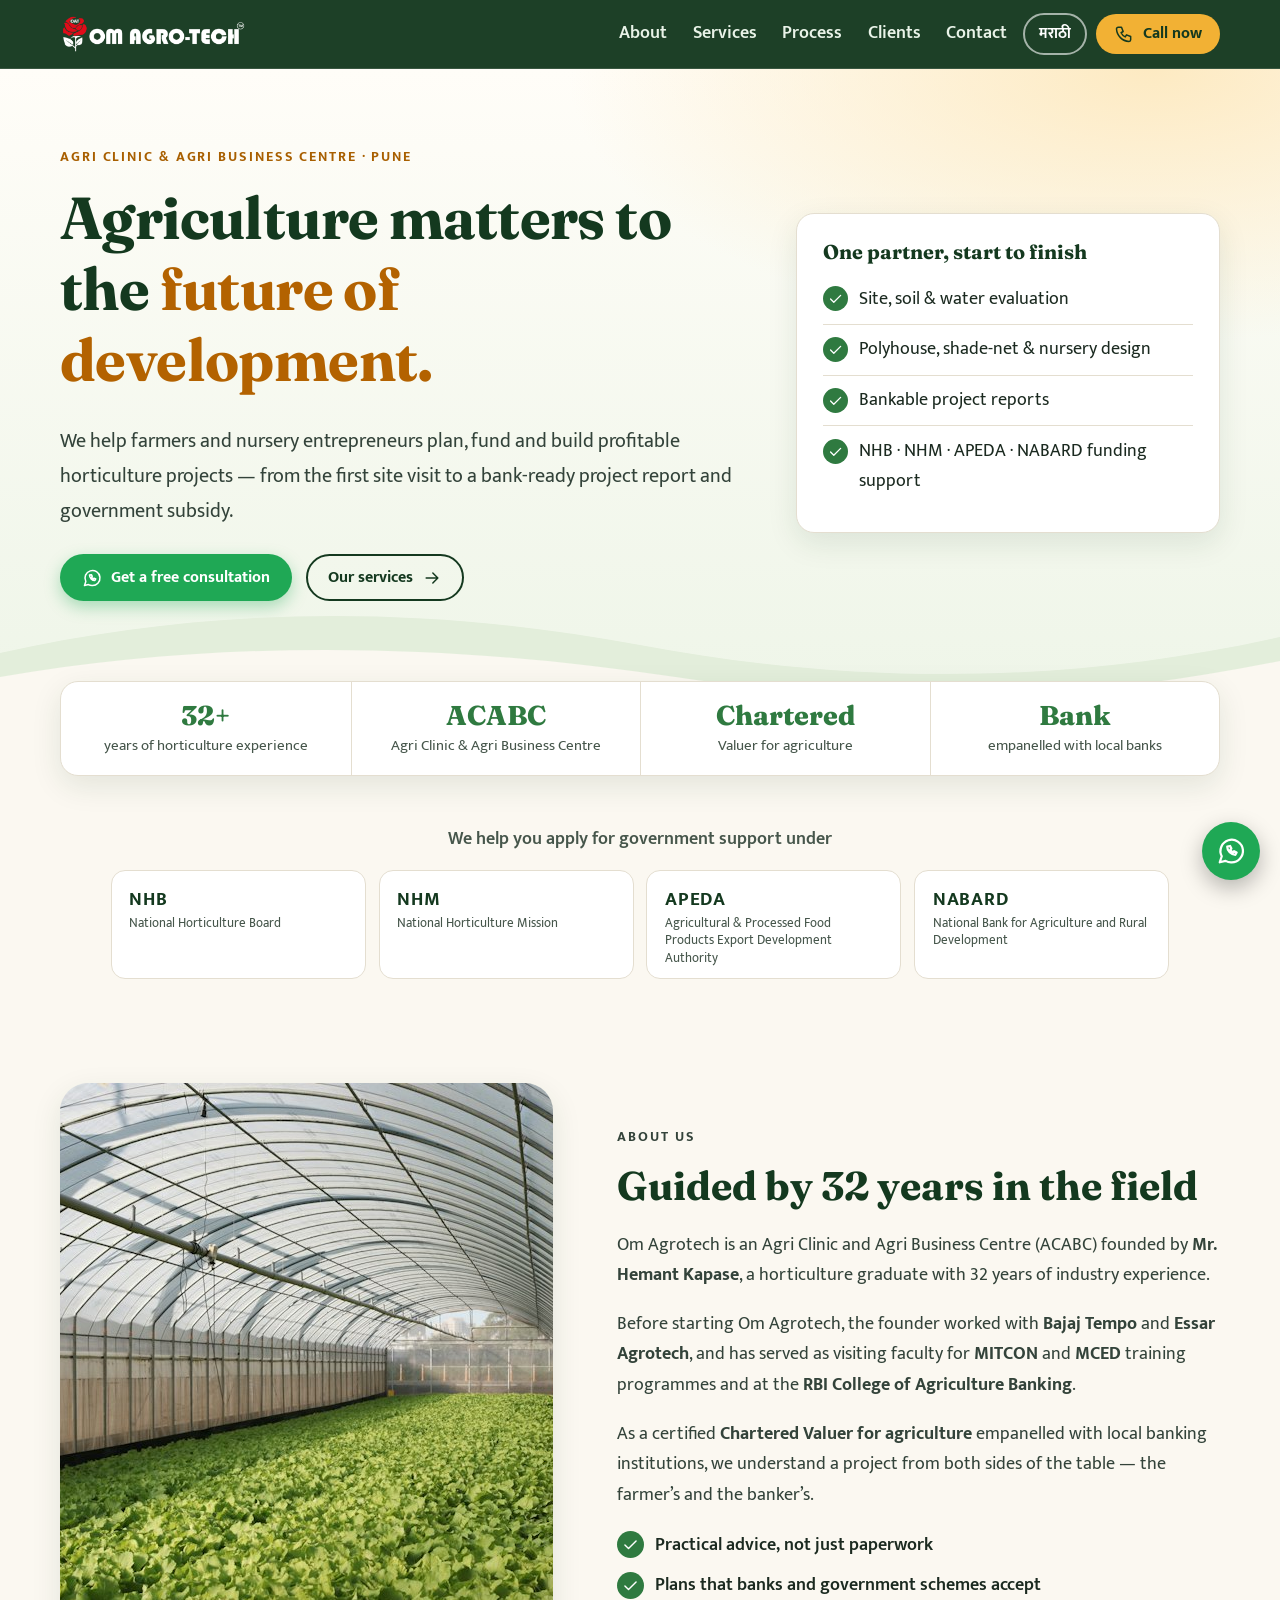
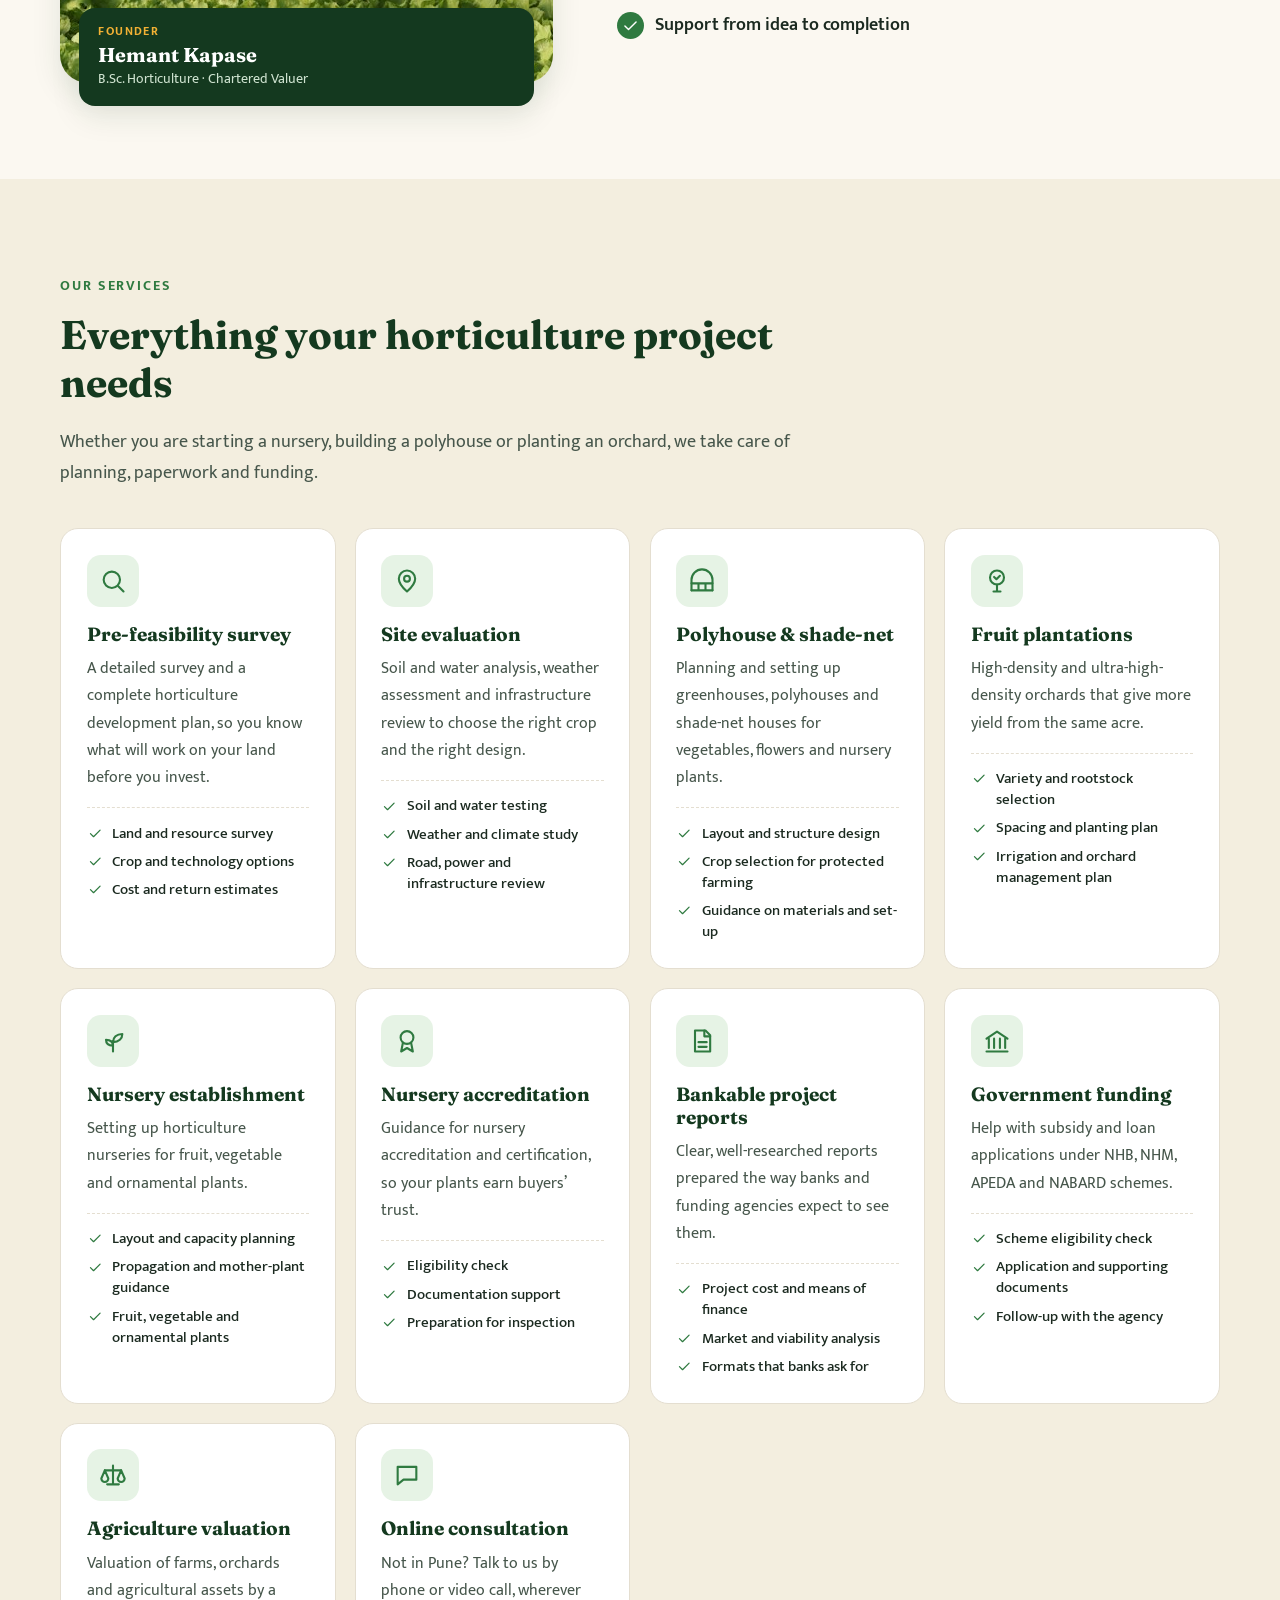
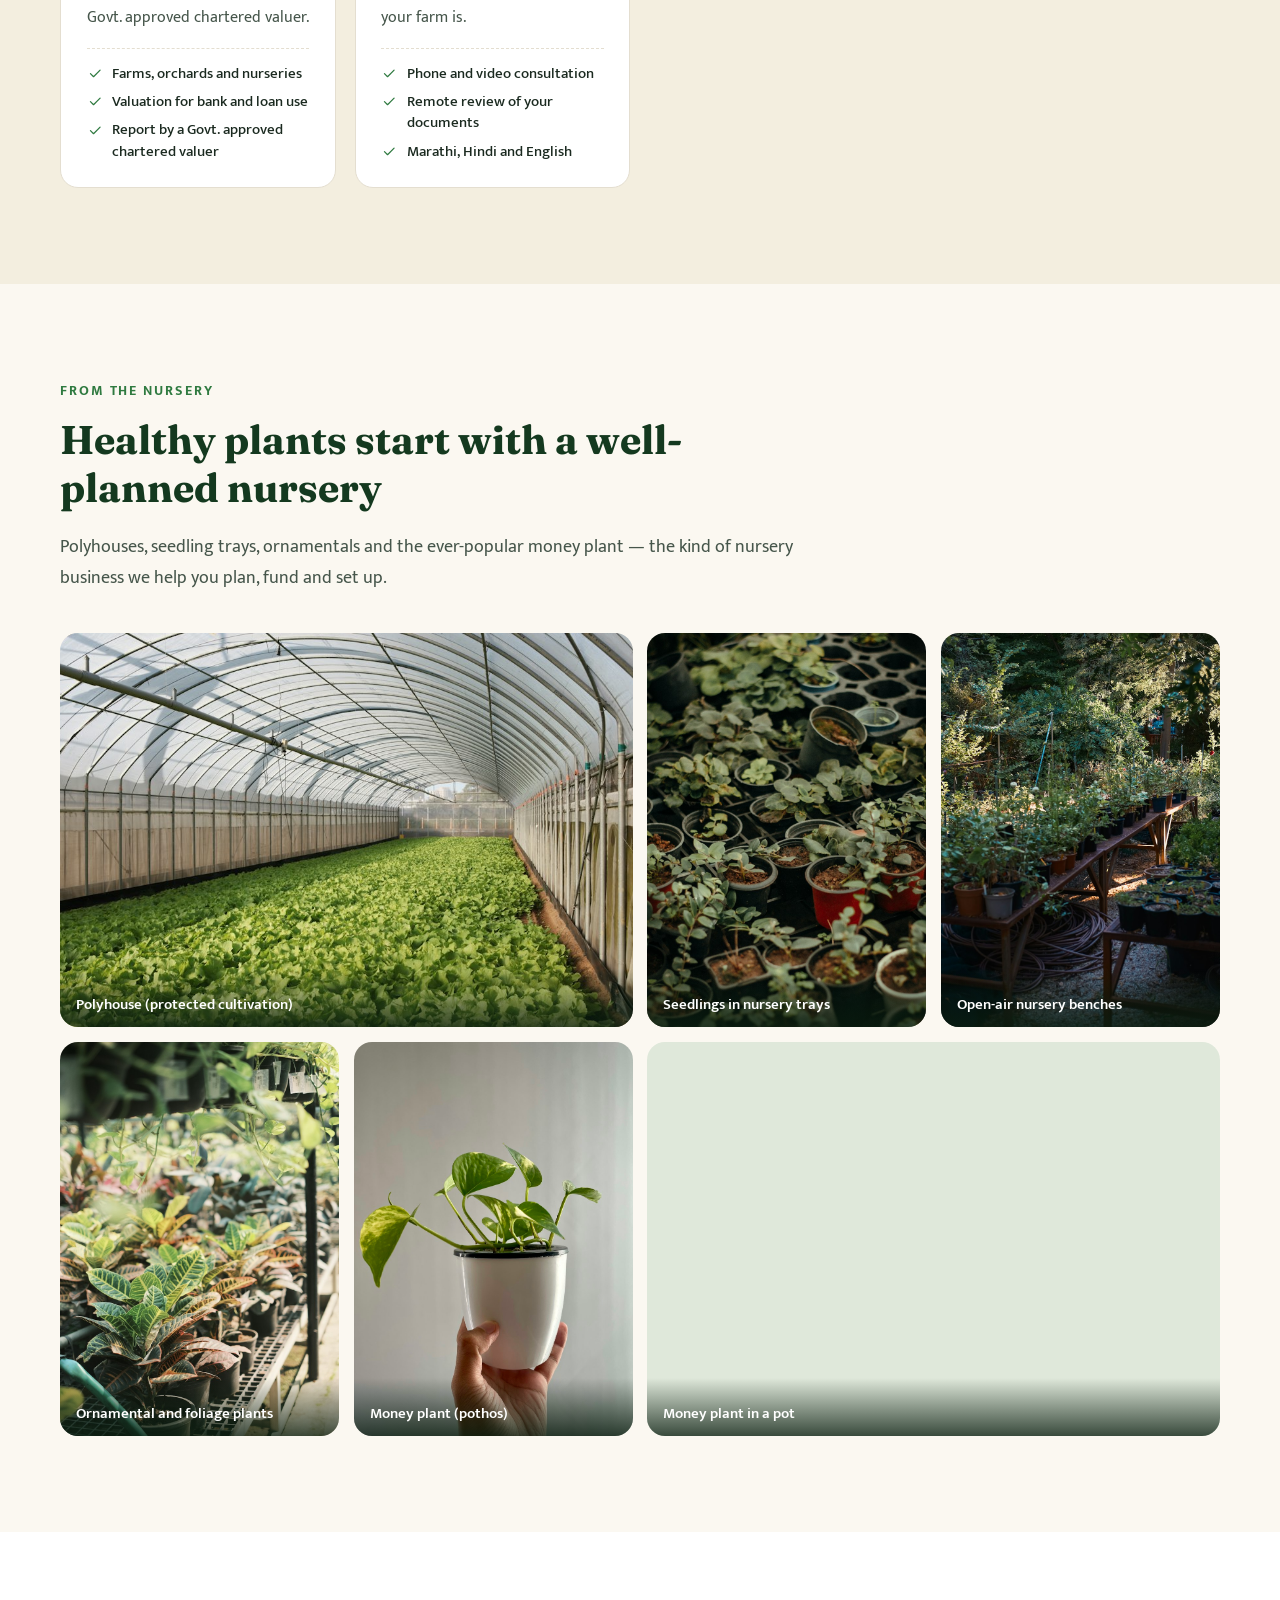
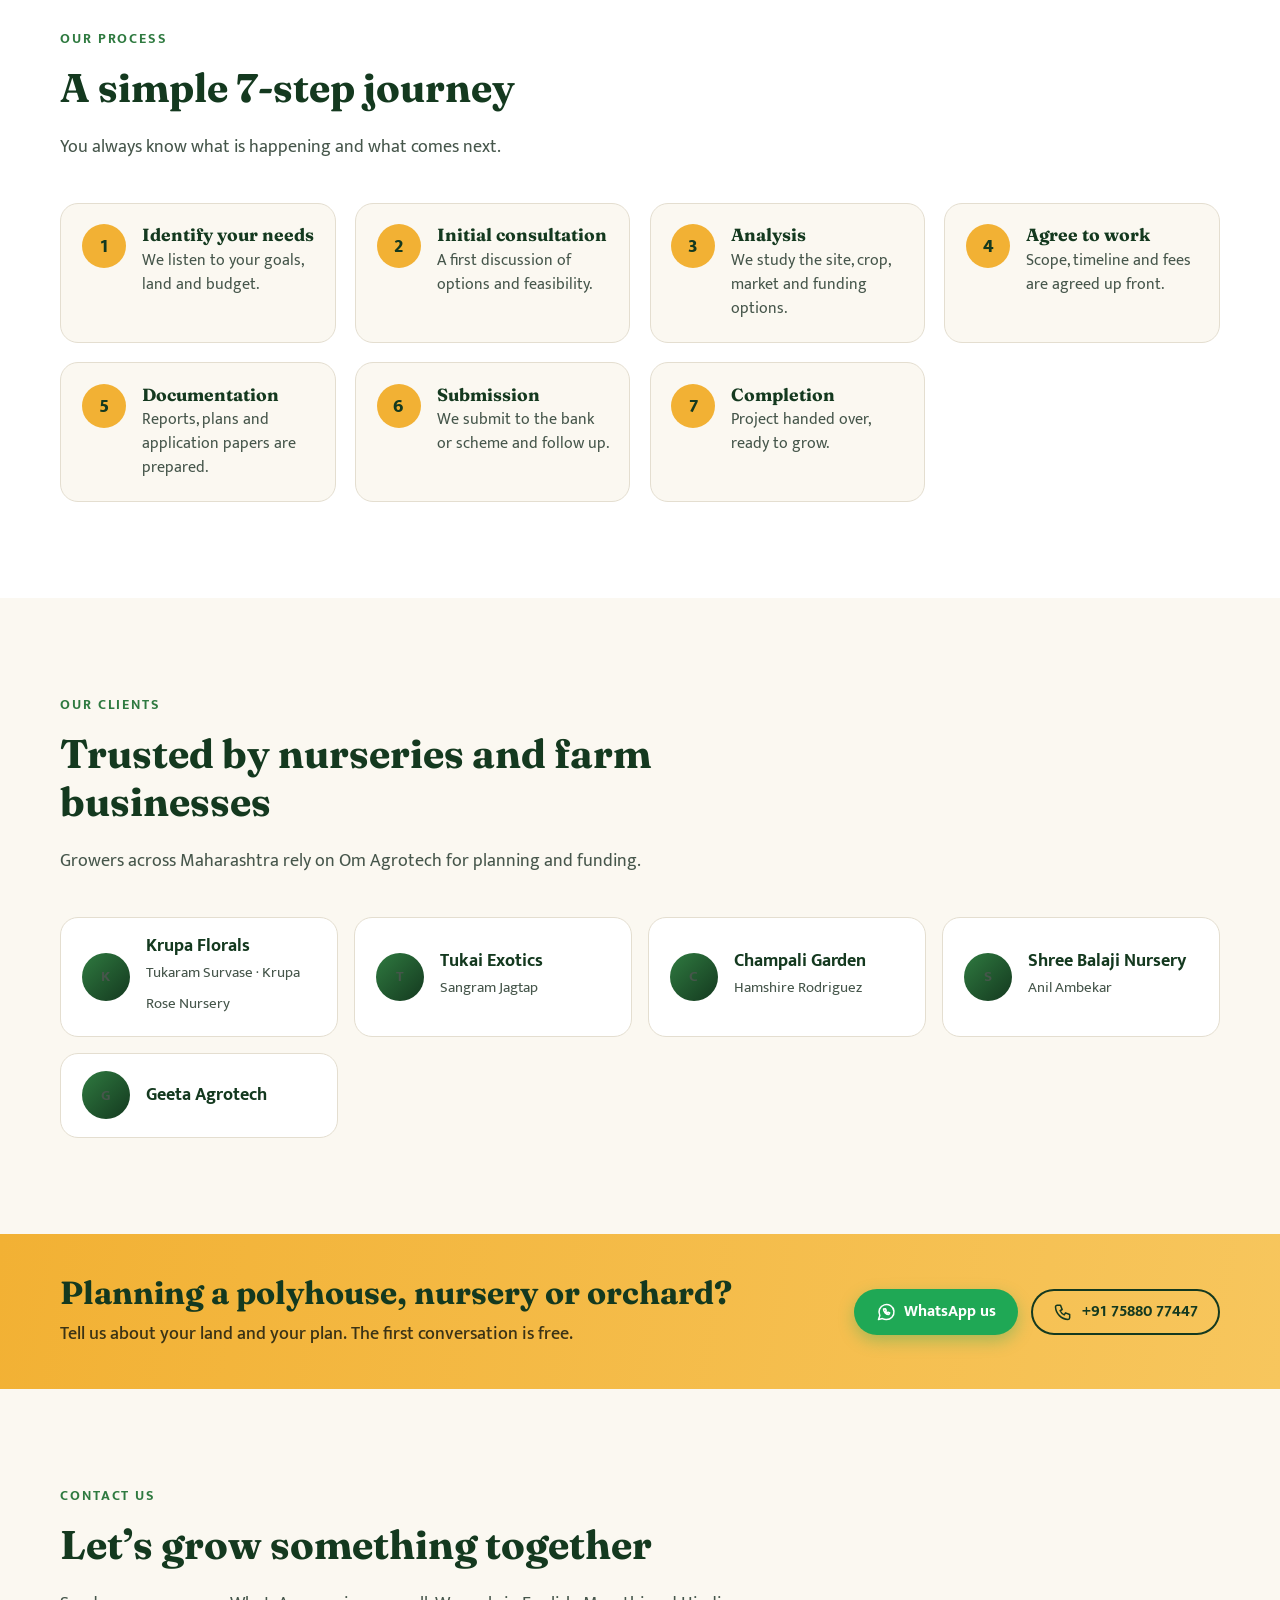
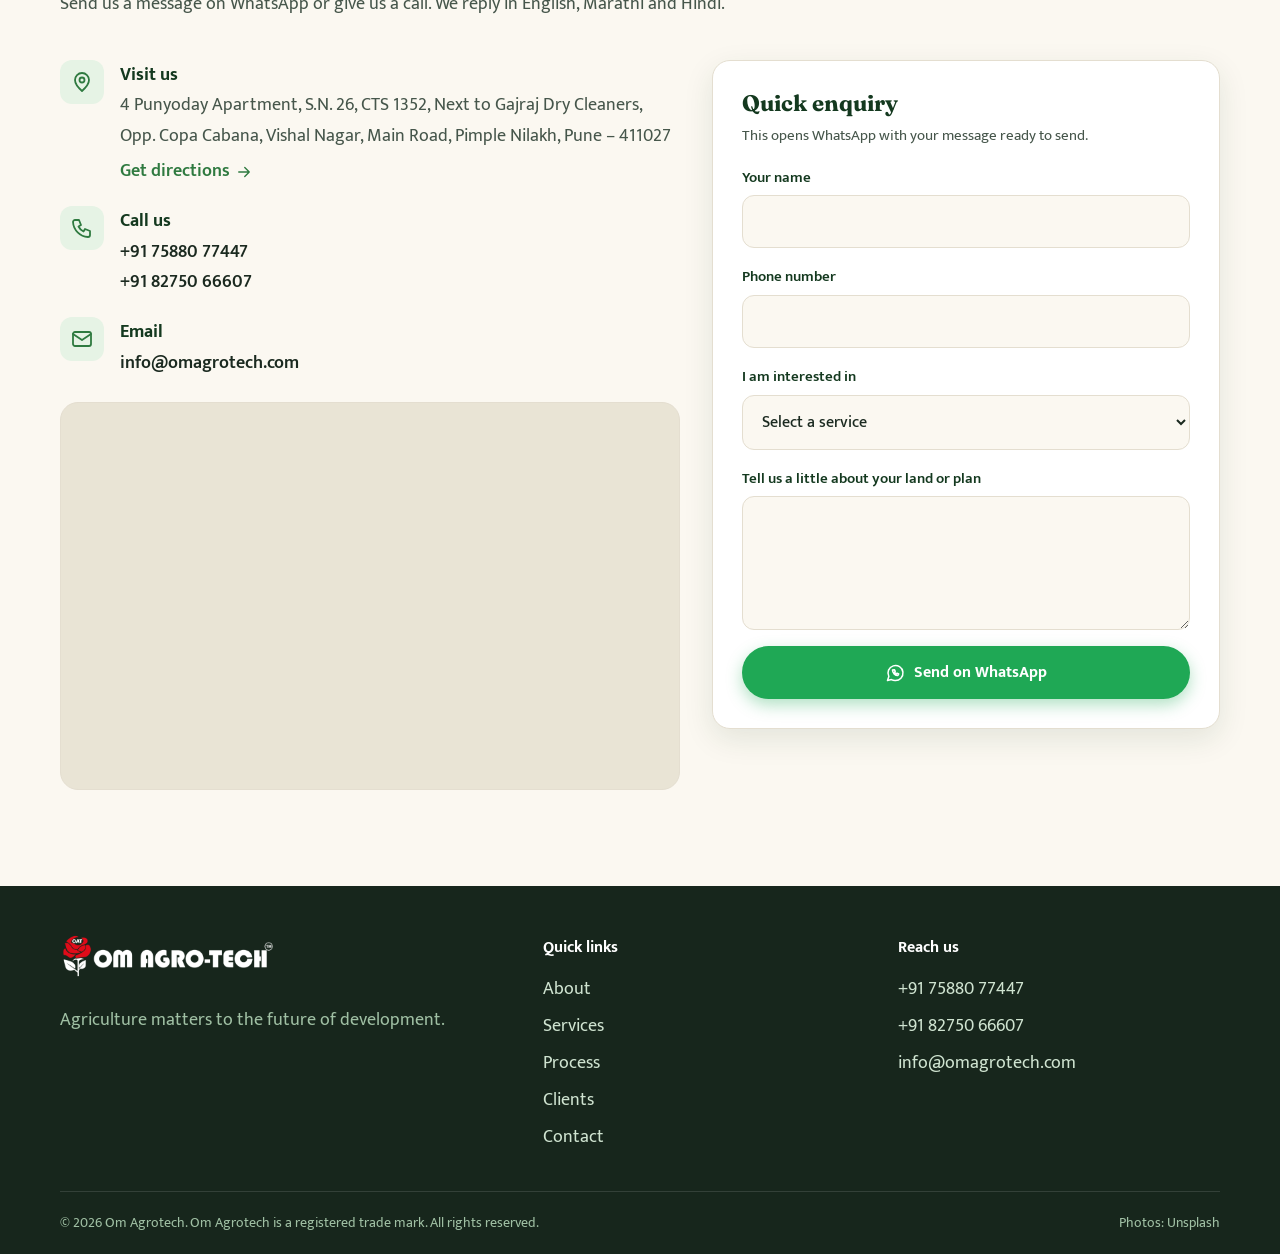
<file: index.html>
<!doctype html>
<html lang="en">
<head>
<meta charset="utf-8">
<meta name="viewport" content="width=device-width, initial-scale=1">
<title>Om Agrotech — Horticulture Consultants & Agri Business Centre, Pune</title>
<meta name="description" content="Om Agrotech (Pune) helps farmers and nursery entrepreneurs plan, fund and build polyhouses, nurseries and fruit plantations — bankable project reports, NHB / NHM / APEDA / NABARD subsidy support and agriculture valuation.">
<meta name="theme-color" content="#14391f">
<link rel="canonical" href="https://omagrotech.com/">
<link rel="alternate" hreflang="en" href="https://omagrotech.com/">
<link rel="alternate" hreflang="mr" href="https://omagrotech.com/mr/">
<link rel="alternate" hreflang="x-default" href="https://omagrotech.com/">
<meta property="og:type" content="website">
<meta property="og:site_name" content="Om Agrotech">
<meta property="og:title" content="Om Agrotech — Horticulture Consultants & Agri Business Centre, Pune">
<meta property="og:description" content="Om Agrotech (Pune) helps farmers and nursery entrepreneurs plan, fund and build polyhouses, nurseries and fruit plantations — bankable project reports, NHB / NHM / APEDA / NABARD subsidy support and agriculture valuation.">
<meta property="og:url" content="https://omagrotech.com/">
<meta property="og:locale" content="en_IN">
<meta property="og:locale:alternate" content="mr_IN">
<meta name="twitter:card" content="summary">
<link rel="icon" href="assets/favicon.svg" type="image/svg+xml">
<link rel="preconnect" href="https://fonts.googleapis.com">
<link rel="preconnect" href="https://fonts.gstatic.com" crossorigin>
<link href="https://fonts.googleapis.com/css2?family=Fraunces:opsz,wght@9..144,600;9..144,700&family=Mukta:wght@400;500;600;700;800&display=swap" rel="stylesheet">
<link rel="stylesheet" href="assets/style.css">
<script type="application/ld+json">{"@context":"https://schema.org","@type":"ProfessionalService","name":"Om Agrotech","url":"https://omagrotech.com/","description":"Om Agrotech (Pune) helps farmers and nursery entrepreneurs plan, fund and build polyhouses, nurseries and fruit plantations — bankable project reports, NHB / NHM / APEDA / NABARD subsidy support and agriculture valuation.","telephone":["+917588077447","+918275066607"],"email":"info@omagrotech.com","founder":{"@type":"Person","name":"Hemant Kapase"},"areaServed":{"@type":"AdministrativeArea","name":"Maharashtra, India"},"availableLanguage":["English","Marathi","Hindi"],"address":{"@type":"PostalAddress","streetAddress":"Punyoday Apartment, S.N. 26, CTS 1352, Vishal Nagar, Pimple Nilakh","addressLocality":"Pune","addressRegion":"Maharashtra","postalCode":"411027","addressCountry":"IN"}}</script>
<script>document.documentElement.classList.add('js')</script>
</head>
<body>
<a class="skip" href="#main">Skip to content</a>

<header class="site-header" id="top">
  <div class="wrap bar">
    <a class="brand" href="./" aria-label="Om Agrotech"><img class="logo" src="assets/img/logo-white.png" alt="Om Agro-Tech" width="640" height="131"></a>
    <nav class="nav" id="nav" aria-label="Main">
      <a href="#about">About</a>
      <a href="#services">Services</a>
      <a href="#process">Process</a>
      <a href="#clients">Clients</a>
      <a href="#contact">Contact</a>
    </nav>
    <div class="bar-actions">
      <a class="lang" href="mr/" hreflang="mr" lang="mr" title="मराठीत वाचा">मराठी</a>
      <a class="btn btn-call" href="tel:+917588077447"><svg class="ic " viewBox="0 0 24 24" width="24" height="24" fill="none" stroke="currentColor" stroke-width="1.8" stroke-linecap="round" stroke-linejoin="round" aria-hidden="true"><path d="M5 4h4l2 5-2.5 1.5a11 11 0 005 5L15 13l5 2v4a2 2 0 01-2 2A16 16 0 013 6a2 2 0 012-2z"/></svg><span>Call now</span></a>
      <button class="menu-btn" id="menuBtn" aria-expanded="false" aria-controls="nav" aria-label="Menu"><svg class="ic open" viewBox="0 0 24 24" width="24" height="24" fill="none" stroke="currentColor" stroke-width="1.8" stroke-linecap="round" stroke-linejoin="round" aria-hidden="true"><path d="M4 7h16M4 12h16M4 17h16"/></svg><svg class="ic shut" viewBox="0 0 24 24" width="24" height="24" fill="none" stroke="currentColor" stroke-width="1.8" stroke-linecap="round" stroke-linejoin="round" aria-hidden="true"><path d="M6 6l12 12M18 6L6 18"/></svg></button>
    </div>
  </div>
</header>

<main id="main">

<section class="hero">
  <div class="wrap hero-grid">
    <div class="hero-copy">
      <p class="eyebrow light">Agri Clinic &amp; Agri Business Centre · Pune</p>
      <h1>Agriculture matters to the <em>future of development.</em></h1>
      <p class="lead">We help farmers and nursery entrepreneurs plan, fund and build profitable horticulture projects — from the first site visit to a bank-ready project report and government subsidy.</p>
      <div class="hero-cta">
        <a class="btn btn-wa" href="https://wa.me/917588077447?text=Hello%20Om%20Agrotech%2C%20I%20would%20like%20to%20discuss%20a%20horticulture%20project." target="_blank" rel="noopener"><svg class="ic " viewBox="0 0 24 24" width="24" height="24" fill="none" stroke="currentColor" stroke-width="1.8" stroke-linecap="round" stroke-linejoin="round" aria-hidden="true"><path d="M3 21l1.6-4.8A9 9 0 1112 21a9 9 0 01-4.3-1.1z"/><path d="M9 8.5c0 3.5 3 6.5 6.5 6.5l1-1.8-2-1-1 .8a4 4 0 01-2-2l.8-1-1-2z"/></svg><span>Get a free consultation</span></a>
        <a class="btn btn-ghost" href="#services">Our services<svg class="ic " viewBox="0 0 24 24" width="24" height="24" fill="none" stroke="currentColor" stroke-width="1.8" stroke-linecap="round" stroke-linejoin="round" aria-hidden="true"><path d="M5 12h14M13 6l6 6-6 6"/></svg></a>
      </div>
    </div>
    <aside class="hero-card" aria-label="One partner, start to finish">
      <h2>One partner, start to finish</h2>
      <ul>
        <li><svg class="ic " viewBox="0 0 24 24" width="24" height="24" fill="none" stroke="currentColor" stroke-width="1.8" stroke-linecap="round" stroke-linejoin="round" aria-hidden="true"><path d="M5 12.5l4.5 4.5L19 7.5"/></svg><span>Site, soil &amp; water evaluation</span></li>
        <li><svg class="ic " viewBox="0 0 24 24" width="24" height="24" fill="none" stroke="currentColor" stroke-width="1.8" stroke-linecap="round" stroke-linejoin="round" aria-hidden="true"><path d="M5 12.5l4.5 4.5L19 7.5"/></svg><span>Polyhouse, shade-net &amp; nursery design</span></li>
        <li><svg class="ic " viewBox="0 0 24 24" width="24" height="24" fill="none" stroke="currentColor" stroke-width="1.8" stroke-linecap="round" stroke-linejoin="round" aria-hidden="true"><path d="M5 12.5l4.5 4.5L19 7.5"/></svg><span>Bankable project reports</span></li>
        <li><svg class="ic " viewBox="0 0 24 24" width="24" height="24" fill="none" stroke="currentColor" stroke-width="1.8" stroke-linecap="round" stroke-linejoin="round" aria-hidden="true"><path d="M5 12.5l4.5 4.5L19 7.5"/></svg><span>NHB · NHM · APEDA · NABARD funding support</span></li>
      </ul>
    </aside>
  </div>
  <svg class="hero-field" viewBox="0 0 1440 160" preserveAspectRatio="none" aria-hidden="true">
    <path d="M0 80C240 20 480 20 720 70s480 50 720-10v100H0z" fill="#e3eedb"/>
    <path d="M0 110c260-50 520-40 760 0s460 30 680-20v70H0z" fill="#fbf8f1"/>
  </svg>
</section>

<section class="trust" aria-label="Credentials">
  <div class="wrap trust-grid">
    <div class="trust-item"><b>32+</b><span>years of horticulture experience</span></div>
    <div class="trust-item"><b>ACABC</b><span>Agri Clinic &amp; Agri Business Centre</span></div>
    <div class="trust-item"><b>Chartered</b><span>Valuer for agriculture</span></div>
    <div class="trust-item"><b>Bank</b><span>empanelled with local banks</span></div>
  </div>
</section>

<section class="schemes">
  <div class="wrap">
    <p class="schemes-title">We help you apply for government support under</p>
    <ul class="scheme-list">
      <li title="National Horticulture Board"><b>NHB</b><span>National Horticulture Board</span></li>
      <li title="National Horticulture Mission"><b>NHM</b><span>National Horticulture Mission</span></li>
      <li title="Agricultural & Processed Food Products Export Development Authority"><b>APEDA</b><span>Agricultural &amp; Processed Food Products Export Development Authority</span></li>
      <li title="National Bank for Agriculture and Rural Development"><b>NABARD</b><span>National Bank for Agriculture and Rural Development</span></li>
    </ul>
  </div>
</section>

<section class="section about" id="about">
  <div class="wrap about-grid">
    <div class="about-visual reveal">
      <img src="assets/img/greenhouse.jpg" alt="Polyhouse (protected cultivation)" width="900" height="600" loading="lazy" decoding="async">
      <div class="founder-badge">
        <small>Founder</small>
        <b>Hemant Kapase</b>
        <span>B.Sc. Horticulture · Chartered Valuer</span>
      </div>
    </div>
    <div class="about-copy reveal">
      <p class="eyebrow">About us</p>
      <h2>Guided by 32 years in the field</h2>
      <p>Om Agrotech is an Agri Clinic and Agri Business Centre (ACABC) founded by <strong>Mr. Hemant Kapase</strong>, a horticulture graduate with 32 years of industry experience.</p>
      <p>Before starting Om Agrotech, the founder worked with <strong>Bajaj Tempo</strong> and <strong>Essar Agrotech</strong>, and has served as visiting faculty for <strong>MITCON</strong> and <strong>MCED</strong> training programmes and at the <strong>RBI College of Agriculture Banking</strong>.</p>
      <p>As a certified <strong>Chartered Valuer for agriculture</strong> empanelled with local banking institutions, we understand a project from both sides of the table — the farmer’s and the banker’s.</p>
      <ul class="ticks">
        <li><svg class="ic " viewBox="0 0 24 24" width="24" height="24" fill="none" stroke="currentColor" stroke-width="1.8" stroke-linecap="round" stroke-linejoin="round" aria-hidden="true"><path d="M5 12.5l4.5 4.5L19 7.5"/></svg><span>Practical advice, not just paperwork</span></li>
        <li><svg class="ic " viewBox="0 0 24 24" width="24" height="24" fill="none" stroke="currentColor" stroke-width="1.8" stroke-linecap="round" stroke-linejoin="round" aria-hidden="true"><path d="M5 12.5l4.5 4.5L19 7.5"/></svg><span>Plans that banks and government schemes accept</span></li>
        <li><svg class="ic " viewBox="0 0 24 24" width="24" height="24" fill="none" stroke="currentColor" stroke-width="1.8" stroke-linecap="round" stroke-linejoin="round" aria-hidden="true"><path d="M5 12.5l4.5 4.5L19 7.5"/></svg><span>Support from idea to completion</span></li>
      </ul>
    </div>
  </div>
</section>

<section class="section services" id="services">
  <div class="wrap">
    <header class="section-head reveal">
      <p class="eyebrow">Our services</p>
      <h2>Everything your horticulture project needs</h2>
      <p>Whether you are starting a nursery, building a polyhouse or planting an orchard, we take care of planning, paperwork and funding.</p>
    </header>
    <div class="cards">
      <article class="card reveal">
        <span class="card-ic"><svg class="ic " viewBox="0 0 24 24" width="24" height="24" fill="none" stroke="currentColor" stroke-width="1.8" stroke-linecap="round" stroke-linejoin="round" aria-hidden="true"><circle cx="11" cy="11" r="7"/><path d="M21 21l-4.5-4.5"/></svg></span>
        <h3>Pre-feasibility survey</h3>
        <p>A detailed survey and a complete horticulture development plan, so you know what will work on your land before you invest.</p>
        <ul class="more" aria-label="What’s included">
          <li><svg class="ic " viewBox="0 0 24 24" width="24" height="24" fill="none" stroke="currentColor" stroke-width="1.8" stroke-linecap="round" stroke-linejoin="round" aria-hidden="true"><path d="M5 12.5l4.5 4.5L19 7.5"/></svg><span>Land and resource survey</span></li><li><svg class="ic " viewBox="0 0 24 24" width="24" height="24" fill="none" stroke="currentColor" stroke-width="1.8" stroke-linecap="round" stroke-linejoin="round" aria-hidden="true"><path d="M5 12.5l4.5 4.5L19 7.5"/></svg><span>Crop and technology options</span></li><li><svg class="ic " viewBox="0 0 24 24" width="24" height="24" fill="none" stroke="currentColor" stroke-width="1.8" stroke-linecap="round" stroke-linejoin="round" aria-hidden="true"><path d="M5 12.5l4.5 4.5L19 7.5"/></svg><span>Cost and return estimates</span></li>
        </ul>
      </article>
      <article class="card reveal">
        <span class="card-ic"><svg class="ic " viewBox="0 0 24 24" width="24" height="24" fill="none" stroke="currentColor" stroke-width="1.8" stroke-linecap="round" stroke-linejoin="round" aria-hidden="true"><path d="M12 21s-7-6.2-7-11a7 7 0 0114 0c0 4.8-7 11-7 11z"/><circle cx="12" cy="10" r="2.5"/></svg></span>
        <h3>Site evaluation</h3>
        <p>Soil and water analysis, weather assessment and infrastructure review to choose the right crop and the right design.</p>
        <ul class="more" aria-label="What’s included">
          <li><svg class="ic " viewBox="0 0 24 24" width="24" height="24" fill="none" stroke="currentColor" stroke-width="1.8" stroke-linecap="round" stroke-linejoin="round" aria-hidden="true"><path d="M5 12.5l4.5 4.5L19 7.5"/></svg><span>Soil and water testing</span></li><li><svg class="ic " viewBox="0 0 24 24" width="24" height="24" fill="none" stroke="currentColor" stroke-width="1.8" stroke-linecap="round" stroke-linejoin="round" aria-hidden="true"><path d="M5 12.5l4.5 4.5L19 7.5"/></svg><span>Weather and climate study</span></li><li><svg class="ic " viewBox="0 0 24 24" width="24" height="24" fill="none" stroke="currentColor" stroke-width="1.8" stroke-linecap="round" stroke-linejoin="round" aria-hidden="true"><path d="M5 12.5l4.5 4.5L19 7.5"/></svg><span>Road, power and infrastructure review</span></li>
        </ul>
      </article>
      <article class="card reveal">
        <span class="card-ic"><svg class="ic " viewBox="0 0 24 24" width="24" height="24" fill="none" stroke="currentColor" stroke-width="1.8" stroke-linecap="round" stroke-linejoin="round" aria-hidden="true"><path d="M3 20V11a9 9 0 0118 0v9"/><path d="M3 20h18M9 20v-6M15 20v-6M3 14h18"/></svg></span>
        <h3>Polyhouse &amp; shade-net</h3>
        <p>Planning and setting up greenhouses, polyhouses and shade-net houses for vegetables, flowers and nursery plants.</p>
        <ul class="more" aria-label="What’s included">
          <li><svg class="ic " viewBox="0 0 24 24" width="24" height="24" fill="none" stroke="currentColor" stroke-width="1.8" stroke-linecap="round" stroke-linejoin="round" aria-hidden="true"><path d="M5 12.5l4.5 4.5L19 7.5"/></svg><span>Layout and structure design</span></li><li><svg class="ic " viewBox="0 0 24 24" width="24" height="24" fill="none" stroke="currentColor" stroke-width="1.8" stroke-linecap="round" stroke-linejoin="round" aria-hidden="true"><path d="M5 12.5l4.5 4.5L19 7.5"/></svg><span>Crop selection for protected farming</span></li><li><svg class="ic " viewBox="0 0 24 24" width="24" height="24" fill="none" stroke="currentColor" stroke-width="1.8" stroke-linecap="round" stroke-linejoin="round" aria-hidden="true"><path d="M5 12.5l4.5 4.5L19 7.5"/></svg><span>Guidance on materials and set-up</span></li>
        </ul>
      </article>
      <article class="card reveal">
        <span class="card-ic"><svg class="ic " viewBox="0 0 24 24" width="24" height="24" fill="none" stroke="currentColor" stroke-width="1.8" stroke-linecap="round" stroke-linejoin="round" aria-hidden="true"><circle cx="12" cy="9" r="6"/><path d="M12 15v6M9 21h6M9.5 8.5l2 2 3-3"/></svg></span>
        <h3>Fruit plantations</h3>
        <p>High-density and ultra-high-density orchards that give more yield from the same acre.</p>
        <ul class="more" aria-label="What’s included">
          <li><svg class="ic " viewBox="0 0 24 24" width="24" height="24" fill="none" stroke="currentColor" stroke-width="1.8" stroke-linecap="round" stroke-linejoin="round" aria-hidden="true"><path d="M5 12.5l4.5 4.5L19 7.5"/></svg><span>Variety and rootstock selection</span></li><li><svg class="ic " viewBox="0 0 24 24" width="24" height="24" fill="none" stroke="currentColor" stroke-width="1.8" stroke-linecap="round" stroke-linejoin="round" aria-hidden="true"><path d="M5 12.5l4.5 4.5L19 7.5"/></svg><span>Spacing and planting plan</span></li><li><svg class="ic " viewBox="0 0 24 24" width="24" height="24" fill="none" stroke="currentColor" stroke-width="1.8" stroke-linecap="round" stroke-linejoin="round" aria-hidden="true"><path d="M5 12.5l4.5 4.5L19 7.5"/></svg><span>Irrigation and orchard management plan</span></li>
        </ul>
      </article>
      <article class="card reveal">
        <span class="card-ic"><svg class="ic " viewBox="0 0 24 24" width="24" height="24" fill="none" stroke="currentColor" stroke-width="1.8" stroke-linecap="round" stroke-linejoin="round" aria-hidden="true"><path d="M12 21v-9"/><path d="M12 13c0-4 3-7 8-7 0 4-3 7-8 7zM12 16c0-3-2-5-6-5 0 3 2 5 6 5z"/></svg></span>
        <h3>Nursery establishment</h3>
        <p>Setting up horticulture nurseries for fruit, vegetable and ornamental plants.</p>
        <ul class="more" aria-label="What’s included">
          <li><svg class="ic " viewBox="0 0 24 24" width="24" height="24" fill="none" stroke="currentColor" stroke-width="1.8" stroke-linecap="round" stroke-linejoin="round" aria-hidden="true"><path d="M5 12.5l4.5 4.5L19 7.5"/></svg><span>Layout and capacity planning</span></li><li><svg class="ic " viewBox="0 0 24 24" width="24" height="24" fill="none" stroke="currentColor" stroke-width="1.8" stroke-linecap="round" stroke-linejoin="round" aria-hidden="true"><path d="M5 12.5l4.5 4.5L19 7.5"/></svg><span>Propagation and mother-plant guidance</span></li><li><svg class="ic " viewBox="0 0 24 24" width="24" height="24" fill="none" stroke="currentColor" stroke-width="1.8" stroke-linecap="round" stroke-linejoin="round" aria-hidden="true"><path d="M5 12.5l4.5 4.5L19 7.5"/></svg><span>Fruit, vegetable and ornamental plants</span></li>
        </ul>
      </article>
      <article class="card reveal">
        <span class="card-ic"><svg class="ic " viewBox="0 0 24 24" width="24" height="24" fill="none" stroke="currentColor" stroke-width="1.8" stroke-linecap="round" stroke-linejoin="round" aria-hidden="true"><circle cx="12" cy="9" r="5.5"/><path d="M8.5 13.5L7 21l5-3 5 3-1.5-7.5"/></svg></span>
        <h3>Nursery accreditation</h3>
        <p>Guidance for nursery accreditation and certification, so your plants earn buyers’ trust.</p>
        <ul class="more" aria-label="What’s included">
          <li><svg class="ic " viewBox="0 0 24 24" width="24" height="24" fill="none" stroke="currentColor" stroke-width="1.8" stroke-linecap="round" stroke-linejoin="round" aria-hidden="true"><path d="M5 12.5l4.5 4.5L19 7.5"/></svg><span>Eligibility check</span></li><li><svg class="ic " viewBox="0 0 24 24" width="24" height="24" fill="none" stroke="currentColor" stroke-width="1.8" stroke-linecap="round" stroke-linejoin="round" aria-hidden="true"><path d="M5 12.5l4.5 4.5L19 7.5"/></svg><span>Documentation support</span></li><li><svg class="ic " viewBox="0 0 24 24" width="24" height="24" fill="none" stroke="currentColor" stroke-width="1.8" stroke-linecap="round" stroke-linejoin="round" aria-hidden="true"><path d="M5 12.5l4.5 4.5L19 7.5"/></svg><span>Preparation for inspection</span></li>
        </ul>
      </article>
      <article class="card reveal">
        <span class="card-ic"><svg class="ic " viewBox="0 0 24 24" width="24" height="24" fill="none" stroke="currentColor" stroke-width="1.8" stroke-linecap="round" stroke-linejoin="round" aria-hidden="true"><path d="M6 3h9l4 4v14H6z"/><path d="M14 3v5h5M9 13h7M9 17h7"/></svg></span>
        <h3>Bankable project reports</h3>
        <p>Clear, well-researched reports prepared the way banks and funding agencies expect to see them.</p>
        <ul class="more" aria-label="What’s included">
          <li><svg class="ic " viewBox="0 0 24 24" width="24" height="24" fill="none" stroke="currentColor" stroke-width="1.8" stroke-linecap="round" stroke-linejoin="round" aria-hidden="true"><path d="M5 12.5l4.5 4.5L19 7.5"/></svg><span>Project cost and means of finance</span></li><li><svg class="ic " viewBox="0 0 24 24" width="24" height="24" fill="none" stroke="currentColor" stroke-width="1.8" stroke-linecap="round" stroke-linejoin="round" aria-hidden="true"><path d="M5 12.5l4.5 4.5L19 7.5"/></svg><span>Market and viability analysis</span></li><li><svg class="ic " viewBox="0 0 24 24" width="24" height="24" fill="none" stroke="currentColor" stroke-width="1.8" stroke-linecap="round" stroke-linejoin="round" aria-hidden="true"><path d="M5 12.5l4.5 4.5L19 7.5"/></svg><span>Formats that banks ask for</span></li>
        </ul>
      </article>
      <article class="card reveal">
        <span class="card-ic"><svg class="ic " viewBox="0 0 24 24" width="24" height="24" fill="none" stroke="currentColor" stroke-width="1.8" stroke-linecap="round" stroke-linejoin="round" aria-hidden="true"><path d="M3 10l9-6 9 6M5 10v8M9.5 10v8M14.5 10v8M19 10v8M3 21h18"/></svg></span>
        <h3>Government funding</h3>
        <p>Help with subsidy and loan applications under NHB, NHM, APEDA and NABARD schemes.</p>
        <ul class="more" aria-label="What’s included">
          <li><svg class="ic " viewBox="0 0 24 24" width="24" height="24" fill="none" stroke="currentColor" stroke-width="1.8" stroke-linecap="round" stroke-linejoin="round" aria-hidden="true"><path d="M5 12.5l4.5 4.5L19 7.5"/></svg><span>Scheme eligibility check</span></li><li><svg class="ic " viewBox="0 0 24 24" width="24" height="24" fill="none" stroke="currentColor" stroke-width="1.8" stroke-linecap="round" stroke-linejoin="round" aria-hidden="true"><path d="M5 12.5l4.5 4.5L19 7.5"/></svg><span>Application and supporting documents</span></li><li><svg class="ic " viewBox="0 0 24 24" width="24" height="24" fill="none" stroke="currentColor" stroke-width="1.8" stroke-linecap="round" stroke-linejoin="round" aria-hidden="true"><path d="M5 12.5l4.5 4.5L19 7.5"/></svg><span>Follow-up with the agency</span></li>
        </ul>
      </article>
      <article class="card reveal">
        <span class="card-ic"><svg class="ic " viewBox="0 0 24 24" width="24" height="24" fill="none" stroke="currentColor" stroke-width="1.8" stroke-linecap="round" stroke-linejoin="round" aria-hidden="true"><path d="M12 4v16M7 20h10M5 8h14"/><path d="M5 8l-3 7a3 3 0 006 0zM19 8l-3 7a3 3 0 006 0z"/></svg></span>
        <h3>Agriculture valuation</h3>
        <p>Valuation of farms, orchards and agricultural assets by a Govt. approved chartered valuer.</p>
        <ul class="more" aria-label="What’s included">
          <li><svg class="ic " viewBox="0 0 24 24" width="24" height="24" fill="none" stroke="currentColor" stroke-width="1.8" stroke-linecap="round" stroke-linejoin="round" aria-hidden="true"><path d="M5 12.5l4.5 4.5L19 7.5"/></svg><span>Farms, orchards and nurseries</span></li><li><svg class="ic " viewBox="0 0 24 24" width="24" height="24" fill="none" stroke="currentColor" stroke-width="1.8" stroke-linecap="round" stroke-linejoin="round" aria-hidden="true"><path d="M5 12.5l4.5 4.5L19 7.5"/></svg><span>Valuation for bank and loan use</span></li><li><svg class="ic " viewBox="0 0 24 24" width="24" height="24" fill="none" stroke="currentColor" stroke-width="1.8" stroke-linecap="round" stroke-linejoin="round" aria-hidden="true"><path d="M5 12.5l4.5 4.5L19 7.5"/></svg><span>Report by a Govt. approved chartered valuer</span></li>
        </ul>
      </article>
      <article class="card reveal">
        <span class="card-ic"><svg class="ic " viewBox="0 0 24 24" width="24" height="24" fill="none" stroke="currentColor" stroke-width="1.8" stroke-linecap="round" stroke-linejoin="round" aria-hidden="true"><path d="M4 5h16v11H9l-5 4z"/></svg></span>
        <h3>Online consultation</h3>
        <p>Not in Pune? Talk to us by phone or video call, wherever your farm is.</p>
        <ul class="more" aria-label="What’s included">
          <li><svg class="ic " viewBox="0 0 24 24" width="24" height="24" fill="none" stroke="currentColor" stroke-width="1.8" stroke-linecap="round" stroke-linejoin="round" aria-hidden="true"><path d="M5 12.5l4.5 4.5L19 7.5"/></svg><span>Phone and video consultation</span></li><li><svg class="ic " viewBox="0 0 24 24" width="24" height="24" fill="none" stroke="currentColor" stroke-width="1.8" stroke-linecap="round" stroke-linejoin="round" aria-hidden="true"><path d="M5 12.5l4.5 4.5L19 7.5"/></svg><span>Remote review of your documents</span></li><li><svg class="ic " viewBox="0 0 24 24" width="24" height="24" fill="none" stroke="currentColor" stroke-width="1.8" stroke-linecap="round" stroke-linejoin="round" aria-hidden="true"><path d="M5 12.5l4.5 4.5L19 7.5"/></svg><span>Marathi, Hindi and English</span></li>
        </ul>
      </article>
    </div>
  </div>
</section>

<section class="section gallery" id="gallery">
  <div class="wrap">
    <header class="section-head reveal">
      <p class="eyebrow">From the nursery</p>
      <h2>Healthy plants start with a well-planned nursery</h2>
      <p>Polyhouses, seedling trays, ornamentals and the ever-popular money plant — the kind of nursery business we help you plan, fund and set up.</p>
    </header>
    <div class="gallery-grid">
      <figure class="shot shot-1 reveal"><img src="assets/img/greenhouse.jpg" alt="Polyhouse (protected cultivation)" loading="lazy" decoding="async"><figcaption>Polyhouse (protected cultivation)</figcaption></figure>
      <figure class="shot shot-2 reveal"><img src="assets/img/nursery-pots.jpg" alt="Seedlings in nursery trays" loading="lazy" decoding="async"><figcaption>Seedlings in nursery trays</figcaption></figure>
      <figure class="shot shot-3 reveal"><img src="assets/img/nursery-table.jpg" alt="Open-air nursery benches" loading="lazy" decoding="async"><figcaption>Open-air nursery benches</figcaption></figure>
      <figure class="shot shot-4 reveal"><img src="assets/img/nursery-shelf.jpg" alt="Ornamental and foliage plants" loading="lazy" decoding="async"><figcaption>Ornamental and foliage plants</figcaption></figure>
      <figure class="shot shot-5 reveal"><img src="assets/img/moneyplant-mug.jpg" alt="Money plant (pothos)" loading="lazy" decoding="async"><figcaption>Money plant (pothos)</figcaption></figure>
      <figure class="shot shot-6 reveal"><img src="assets/img/moneyplant-pot.jpg" alt="Money plant in a pot" loading="lazy" decoding="async"><figcaption>Money plant in a pot</figcaption></figure>
    </div>
  </div>
</section>

<section class="section process" id="process">
  <div class="wrap">
    <header class="section-head reveal">
      <p class="eyebrow">Our process</p>
      <h2>A simple 7-step journey</h2>
      <p>You always know what is happening and what comes next.</p>
    </header>
    <ol class="steps">
      <li class="step reveal"><span class="step-n">1</span><div><h3>Identify your needs</h3><p>We listen to your goals, land and budget.</p></div></li>
      <li class="step reveal"><span class="step-n">2</span><div><h3>Initial consultation</h3><p>A first discussion of options and feasibility.</p></div></li>
      <li class="step reveal"><span class="step-n">3</span><div><h3>Analysis</h3><p>We study the site, crop, market and funding options.</p></div></li>
      <li class="step reveal"><span class="step-n">4</span><div><h3>Agree to work</h3><p>Scope, timeline and fees are agreed up front.</p></div></li>
      <li class="step reveal"><span class="step-n">5</span><div><h3>Documentation</h3><p>Reports, plans and application papers are prepared.</p></div></li>
      <li class="step reveal"><span class="step-n">6</span><div><h3>Submission</h3><p>We submit to the bank or scheme and follow up.</p></div></li>
      <li class="step reveal"><span class="step-n">7</span><div><h3>Completion</h3><p>Project handed over, ready to grow.</p></div></li>
    </ol>
  </div>
</section>

<section class="section clients" id="clients">
  <div class="wrap">
    <header class="section-head reveal">
      <p class="eyebrow">Our clients</p>
      <h2>Trusted by nurseries and farm businesses</h2>
      <p>Growers across Maharashtra rely on Om Agrotech for planning and funding.</p>
    </header>
    <ul class="client-grid">
      <li class="client reveal"><span class="avatar" aria-hidden="true">K</span><div><b>Krupa Florals</b><span>Tukaram Survase · Krupa Rose Nursery</span></div></li>
      <li class="client reveal"><span class="avatar" aria-hidden="true">T</span><div><b>Tukai Exotics</b><span>Sangram Jagtap</span></div></li>
      <li class="client reveal"><span class="avatar" aria-hidden="true">C</span><div><b>Champali Garden</b><span>Hamshire Rodriguez</span></div></li>
      <li class="client reveal"><span class="avatar" aria-hidden="true">S</span><div><b>Shree Balaji Nursery</b><span>Anil Ambekar</span></div></li>
      <li class="client reveal"><span class="avatar" aria-hidden="true">G</span><div><b>Geeta Agrotech</b></div></li>
    </ul>
  </div>
</section>

<section class="cta-band">
  <div class="wrap cta-inner">
    <div>
      <h2>Planning a polyhouse, nursery or orchard?</h2>
      <p>Tell us about your land and your plan. The first conversation is free.</p>
    </div>
    <div class="cta-actions">
      <a class="btn btn-wa" href="https://wa.me/917588077447?text=Hello%20Om%20Agrotech%2C%20I%20would%20like%20to%20discuss%20a%20horticulture%20project." target="_blank" rel="noopener"><svg class="ic " viewBox="0 0 24 24" width="24" height="24" fill="none" stroke="currentColor" stroke-width="1.8" stroke-linecap="round" stroke-linejoin="round" aria-hidden="true"><path d="M3 21l1.6-4.8A9 9 0 1112 21a9 9 0 01-4.3-1.1z"/><path d="M9 8.5c0 3.5 3 6.5 6.5 6.5l1-1.8-2-1-1 .8a4 4 0 01-2-2l.8-1-1-2z"/></svg><span>WhatsApp us</span></a>
      <a class="btn btn-ghost" href="tel:+917588077447"><svg class="ic " viewBox="0 0 24 24" width="24" height="24" fill="none" stroke="currentColor" stroke-width="1.8" stroke-linecap="round" stroke-linejoin="round" aria-hidden="true"><path d="M5 4h4l2 5-2.5 1.5a11 11 0 005 5L15 13l5 2v4a2 2 0 01-2 2A16 16 0 013 6a2 2 0 012-2z"/></svg><span>+91 75880 77447</span></a>
    </div>
  </div>
</section>

<section class="section contact" id="contact">
  <div class="wrap">
    <header class="section-head reveal">
      <p class="eyebrow">Contact us</p>
      <h2>Let’s grow something together</h2>
      <p>Send us a message on WhatsApp or give us a call. We reply in English, Marathi and Hindi.</p>
    </header>
    <div class="contact-grid">
      <div class="contact-info reveal">
        <ul class="info-list">
          <li><svg class="ic " viewBox="0 0 24 24" width="24" height="24" fill="none" stroke="currentColor" stroke-width="1.8" stroke-linecap="round" stroke-linejoin="round" aria-hidden="true"><path d="M12 21s-7-6.2-7-11a7 7 0 0114 0c0 4.8-7 11-7 11z"/><circle cx="12" cy="10" r="2.5"/></svg><div><b>Visit us</b><address>4 Punyoday Apartment, S.N. 26, CTS 1352, Next to Gajraj Dry Cleaners, Opp. Copa Cabana, Vishal Nagar, Main Road, Pimple Nilakh, Pune – 411027</address><a class="text-link" href="https://www.google.com/maps/search/?api=1&query=Om%20Agrotech%2C%20Punyoday%20Apartment%2C%20Vishal%20Nagar%2C%20Pimple%20Nilakh%2C%20Pune%20411027" target="_blank" rel="noopener">Get directions <svg class="ic sm" viewBox="0 0 24 24" width="24" height="24" fill="none" stroke="currentColor" stroke-width="1.8" stroke-linecap="round" stroke-linejoin="round" aria-hidden="true"><path d="M5 12h14M13 6l6 6-6 6"/></svg></a></div></li>
          <li><svg class="ic " viewBox="0 0 24 24" width="24" height="24" fill="none" stroke="currentColor" stroke-width="1.8" stroke-linecap="round" stroke-linejoin="round" aria-hidden="true"><path d="M5 4h4l2 5-2.5 1.5a11 11 0 005 5L15 13l5 2v4a2 2 0 01-2 2A16 16 0 013 6a2 2 0 012-2z"/></svg><div><b>Call us</b><a href="tel:+917588077447">+91 75880 77447</a><a href="tel:+918275066607">+91 82750 66607</a></div></li>
          <li><svg class="ic " viewBox="0 0 24 24" width="24" height="24" fill="none" stroke="currentColor" stroke-width="1.8" stroke-linecap="round" stroke-linejoin="round" aria-hidden="true"><rect x="3" y="5" width="18" height="14" rx="2"/><path d="M3 7l9 6 9-6"/></svg><div><b>Email</b><a href="mailto:info@omagrotech.com">info@omagrotech.com</a></div></li>
        </ul>
        <div class="map"><iframe title="Om Agrotech location on Google Maps" src="https://www.google.com/maps?q=Om%20Agrotech%2C%20Punyoday%20Apartment%2C%20Vishal%20Nagar%2C%20Pimple%20Nilakh%2C%20Pune%20411027&output=embed" loading="lazy" referrerpolicy="no-referrer-when-downgrade" allowfullscreen></iframe></div>
      </div>
      <form class="enquiry reveal" id="enquiry" data-wa="917588077447" data-greet="Hello Om Agrotech," data-l-name="Name" data-l-phone="Phone" data-l-interest="Interested in" data-l-message="Message">
        <h3>Quick enquiry</h3>
        <p class="hint">This opens WhatsApp with your message ready to send.</p>
        <label>Your name<input name="name" type="text" autocomplete="name" required></label>
        <label>Phone number<input name="phone" type="tel" inputmode="tel" autocomplete="tel" pattern="[+0-9\s\-]{10,15}" required></label>
        <label>I am interested in
          <select name="interest">
            <option value="">Select a service</option>
            <option>Pre-feasibility survey</option>
            <option>Site evaluation</option>
            <option>Polyhouse & shade-net</option>
            <option>Fruit plantations</option>
            <option>Nursery establishment</option>
            <option>Nursery accreditation</option>
            <option>Bankable project reports</option>
            <option>Government funding</option>
            <option>Agriculture valuation</option>
            <option>Online consultation</option>
            <option>Something else</option>
          </select>
        </label>
        <label>Tell us a little about your land or plan<textarea name="message" rows="4"></textarea></label>
        <button class="btn btn-wa" type="submit"><svg class="ic " viewBox="0 0 24 24" width="24" height="24" fill="none" stroke="currentColor" stroke-width="1.8" stroke-linecap="round" stroke-linejoin="round" aria-hidden="true"><path d="M3 21l1.6-4.8A9 9 0 1112 21a9 9 0 01-4.3-1.1z"/><path d="M9 8.5c0 3.5 3 6.5 6.5 6.5l1-1.8-2-1-1 .8a4 4 0 01-2-2l.8-1-1-2z"/></svg><span>Send on WhatsApp</span></button>
      </form>
    </div>
  </div>
</section>

</main>

<footer class="site-footer">
  <div class="wrap foot-grid">
    <div>
      <a class="brand" href="#top" aria-label="Om Agrotech"><img class="logo" src="assets/img/logo-white.png" alt="Om Agro-Tech" width="640" height="131"></a>
      <p class="foot-tag">Agriculture matters to the future of development.</p>
    </div>
    <div>
      <h4>Quick links</h4>
      <ul><li><a href="#about">About</a></li><li><a href="#services">Services</a></li><li><a href="#process">Process</a></li><li><a href="#clients">Clients</a></li><li><a href="#contact">Contact</a></li></ul>
    </div>
    <div>
      <h4>Reach us</h4>
      <ul>
        <li><a href="tel:+917588077447">+91 75880 77447</a></li><li><a href="tel:+918275066607">+91 82750 66607</a></li>
        <li><a href="mailto:info@omagrotech.com">info@omagrotech.com</a></li>
      </ul>
    </div>
  </div>
  <div class="wrap foot-base"><span>© <span id="year">2026</span> Om Agrotech. Om Agrotech is a registered trade mark. All rights reserved.</span><span>Photos: Unsplash</span></div>
</footer>

<div class="dock" role="group" aria-label="Quick contact">
  <a class="dock-call" href="tel:+917588077447"><svg class="ic " viewBox="0 0 24 24" width="24" height="24" fill="none" stroke="currentColor" stroke-width="1.8" stroke-linecap="round" stroke-linejoin="round" aria-hidden="true"><path d="M5 4h4l2 5-2.5 1.5a11 11 0 005 5L15 13l5 2v4a2 2 0 01-2 2A16 16 0 013 6a2 2 0 012-2z"/></svg><span>Call</span></a>
  <a class="dock-wa" href="https://wa.me/917588077447?text=Hello%20Om%20Agrotech%2C%20I%20would%20like%20to%20discuss%20a%20horticulture%20project." target="_blank" rel="noopener"><svg class="ic " viewBox="0 0 24 24" width="24" height="24" fill="none" stroke="currentColor" stroke-width="1.8" stroke-linecap="round" stroke-linejoin="round" aria-hidden="true"><path d="M3 21l1.6-4.8A9 9 0 1112 21a9 9 0 01-4.3-1.1z"/><path d="M9 8.5c0 3.5 3 6.5 6.5 6.5l1-1.8-2-1-1 .8a4 4 0 01-2-2l.8-1-1-2z"/></svg><span>WhatsApp us</span></a>
</div>
<a class="wa-float" href="https://wa.me/917588077447?text=Hello%20Om%20Agrotech%2C%20I%20would%20like%20to%20discuss%20a%20horticulture%20project." target="_blank" rel="noopener" aria-label="WhatsApp us"><svg class="ic " viewBox="0 0 24 24" width="24" height="24" fill="none" stroke="currentColor" stroke-width="1.8" stroke-linecap="round" stroke-linejoin="round" aria-hidden="true"><path d="M3 21l1.6-4.8A9 9 0 1112 21a9 9 0 01-4.3-1.1z"/><path d="M9 8.5c0 3.5 3 6.5 6.5 6.5l1-1.8-2-1-1 .8a4 4 0 01-2-2l.8-1-1-2z"/></svg></a>

<script src="assets/main.js" defer></script>
</body>
</html>
</file>
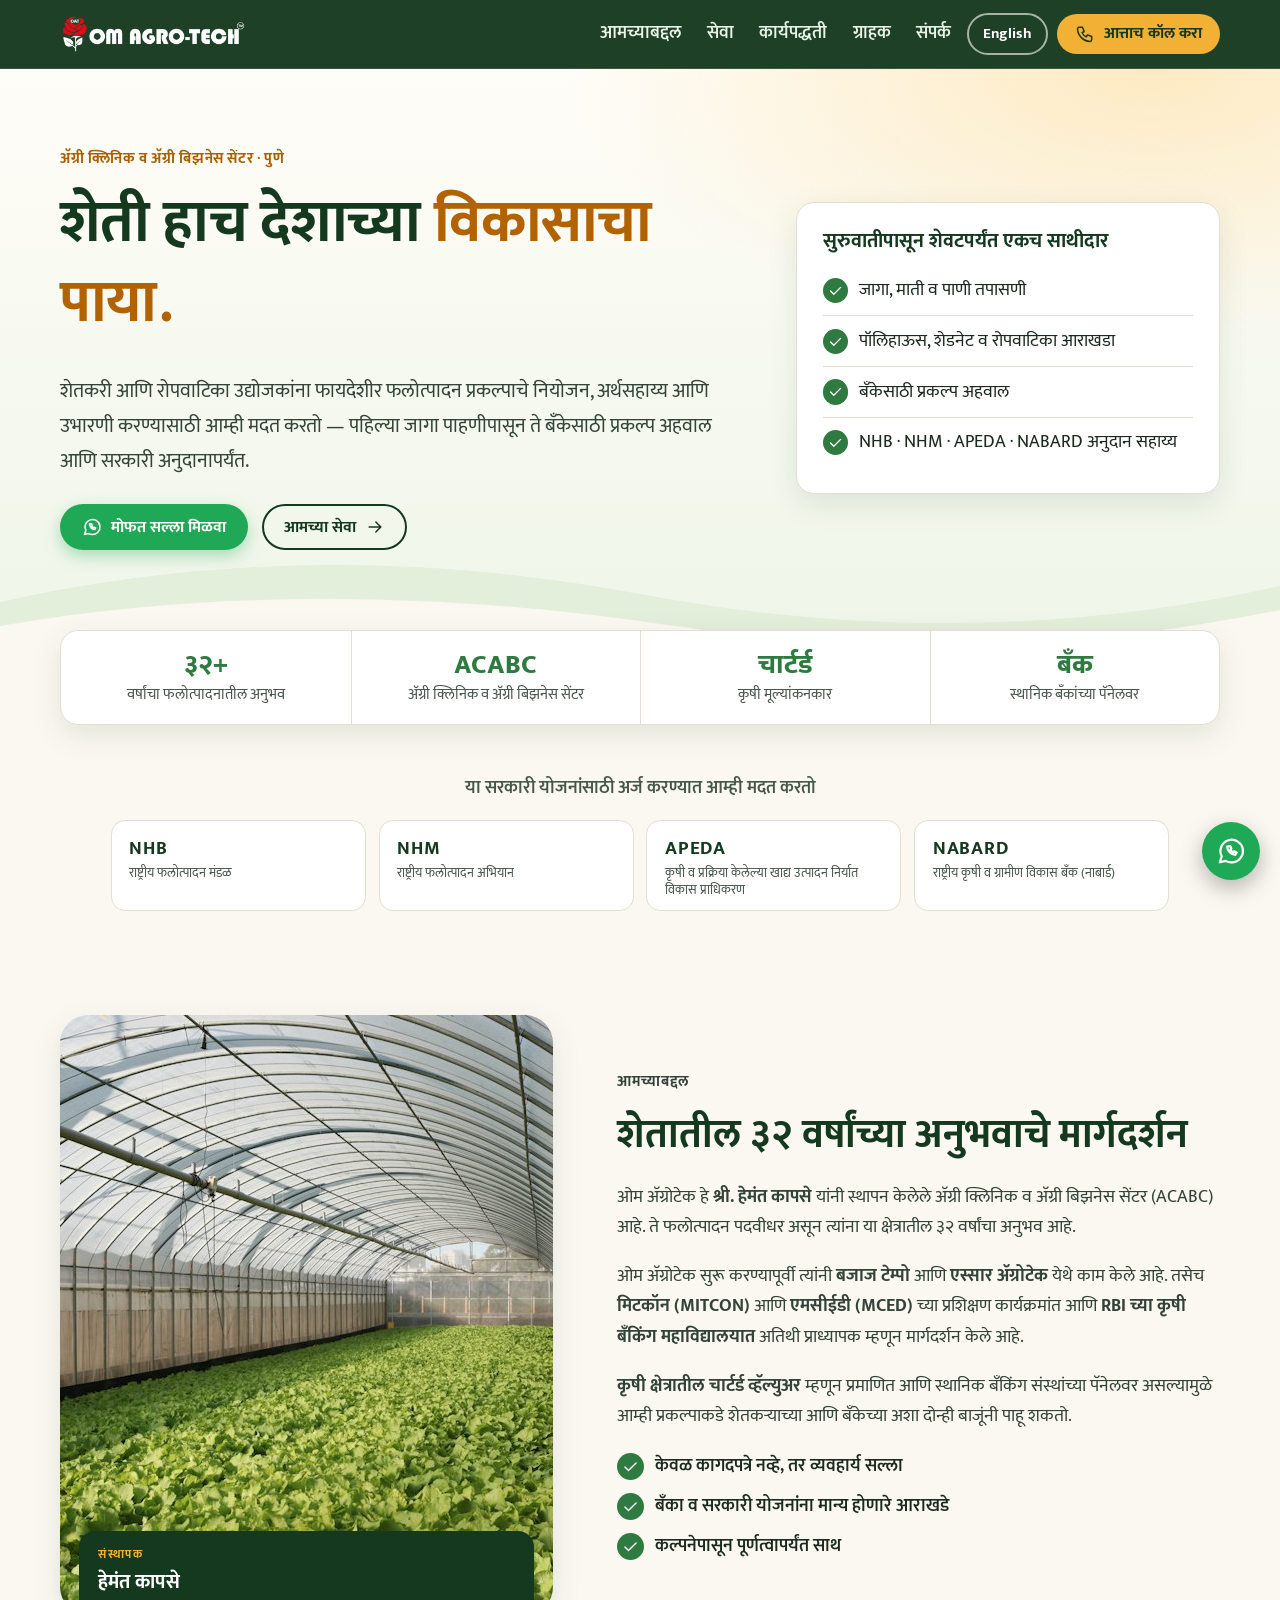
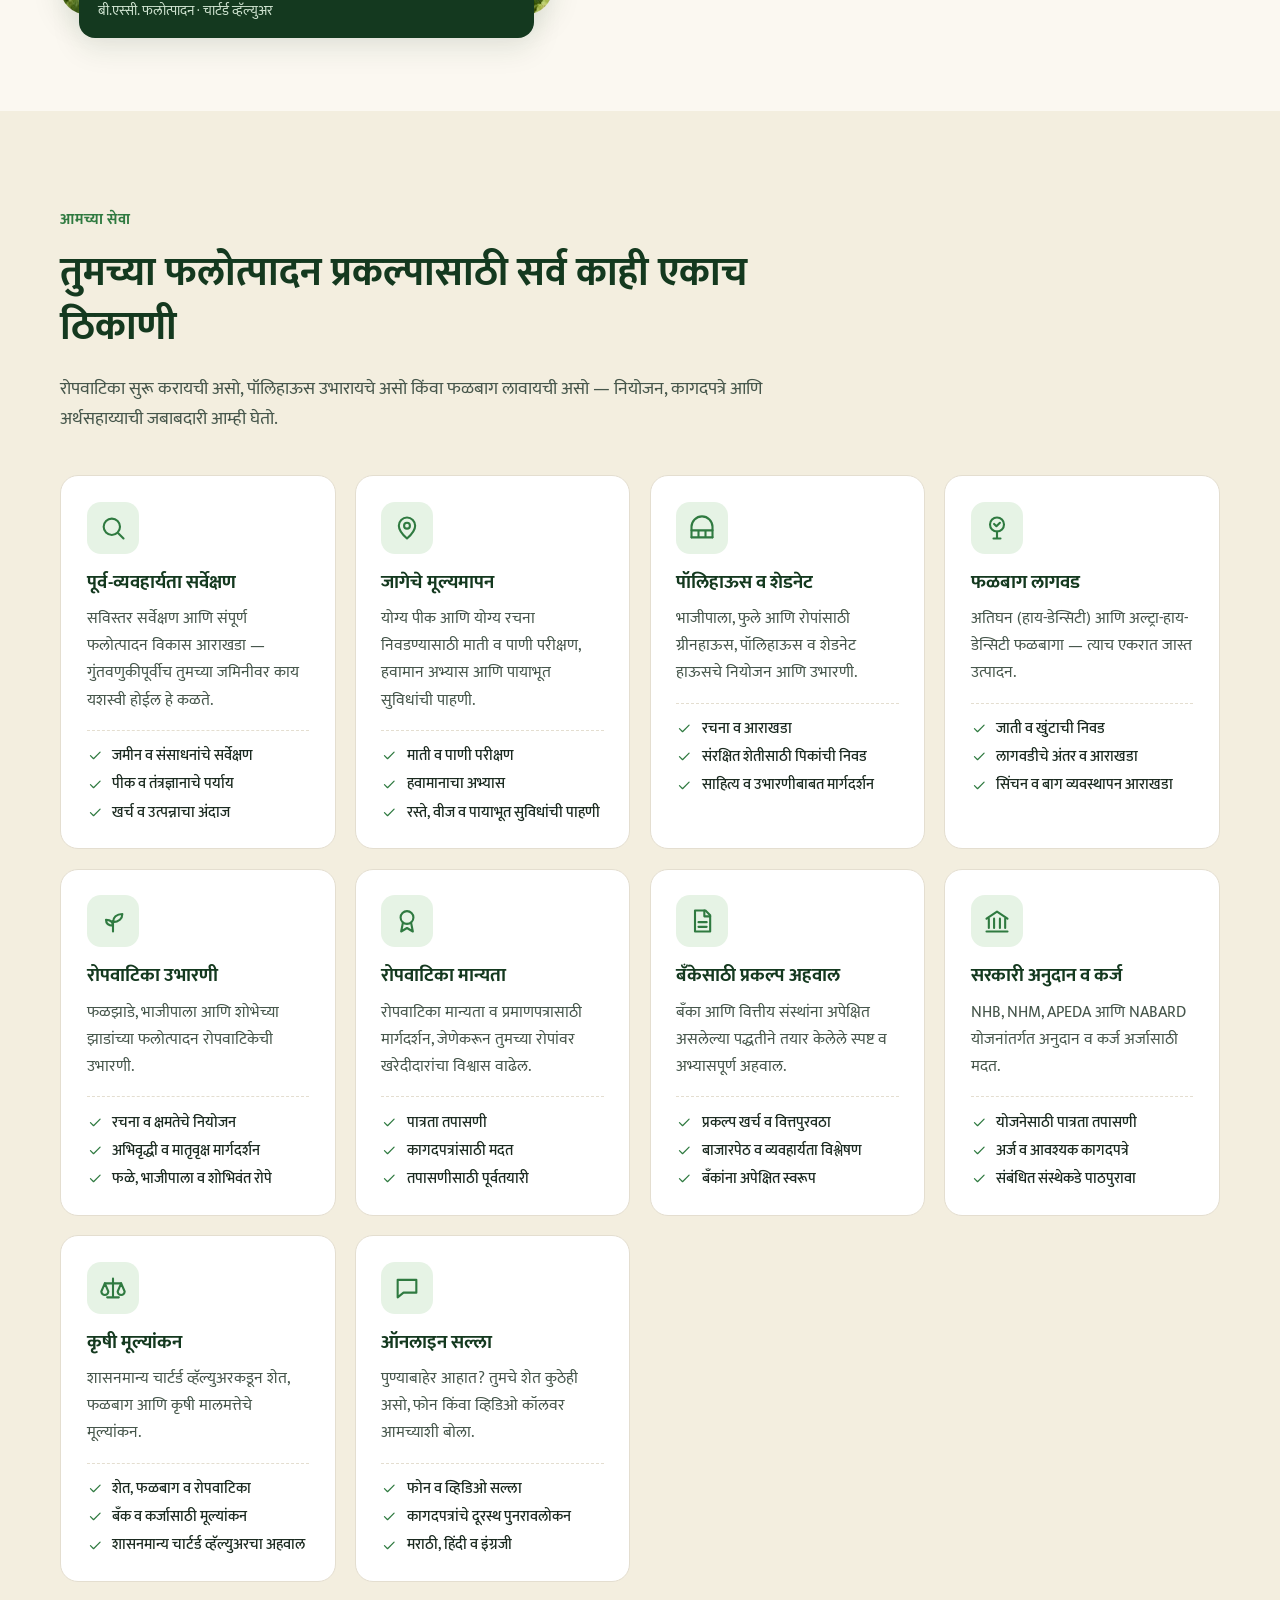
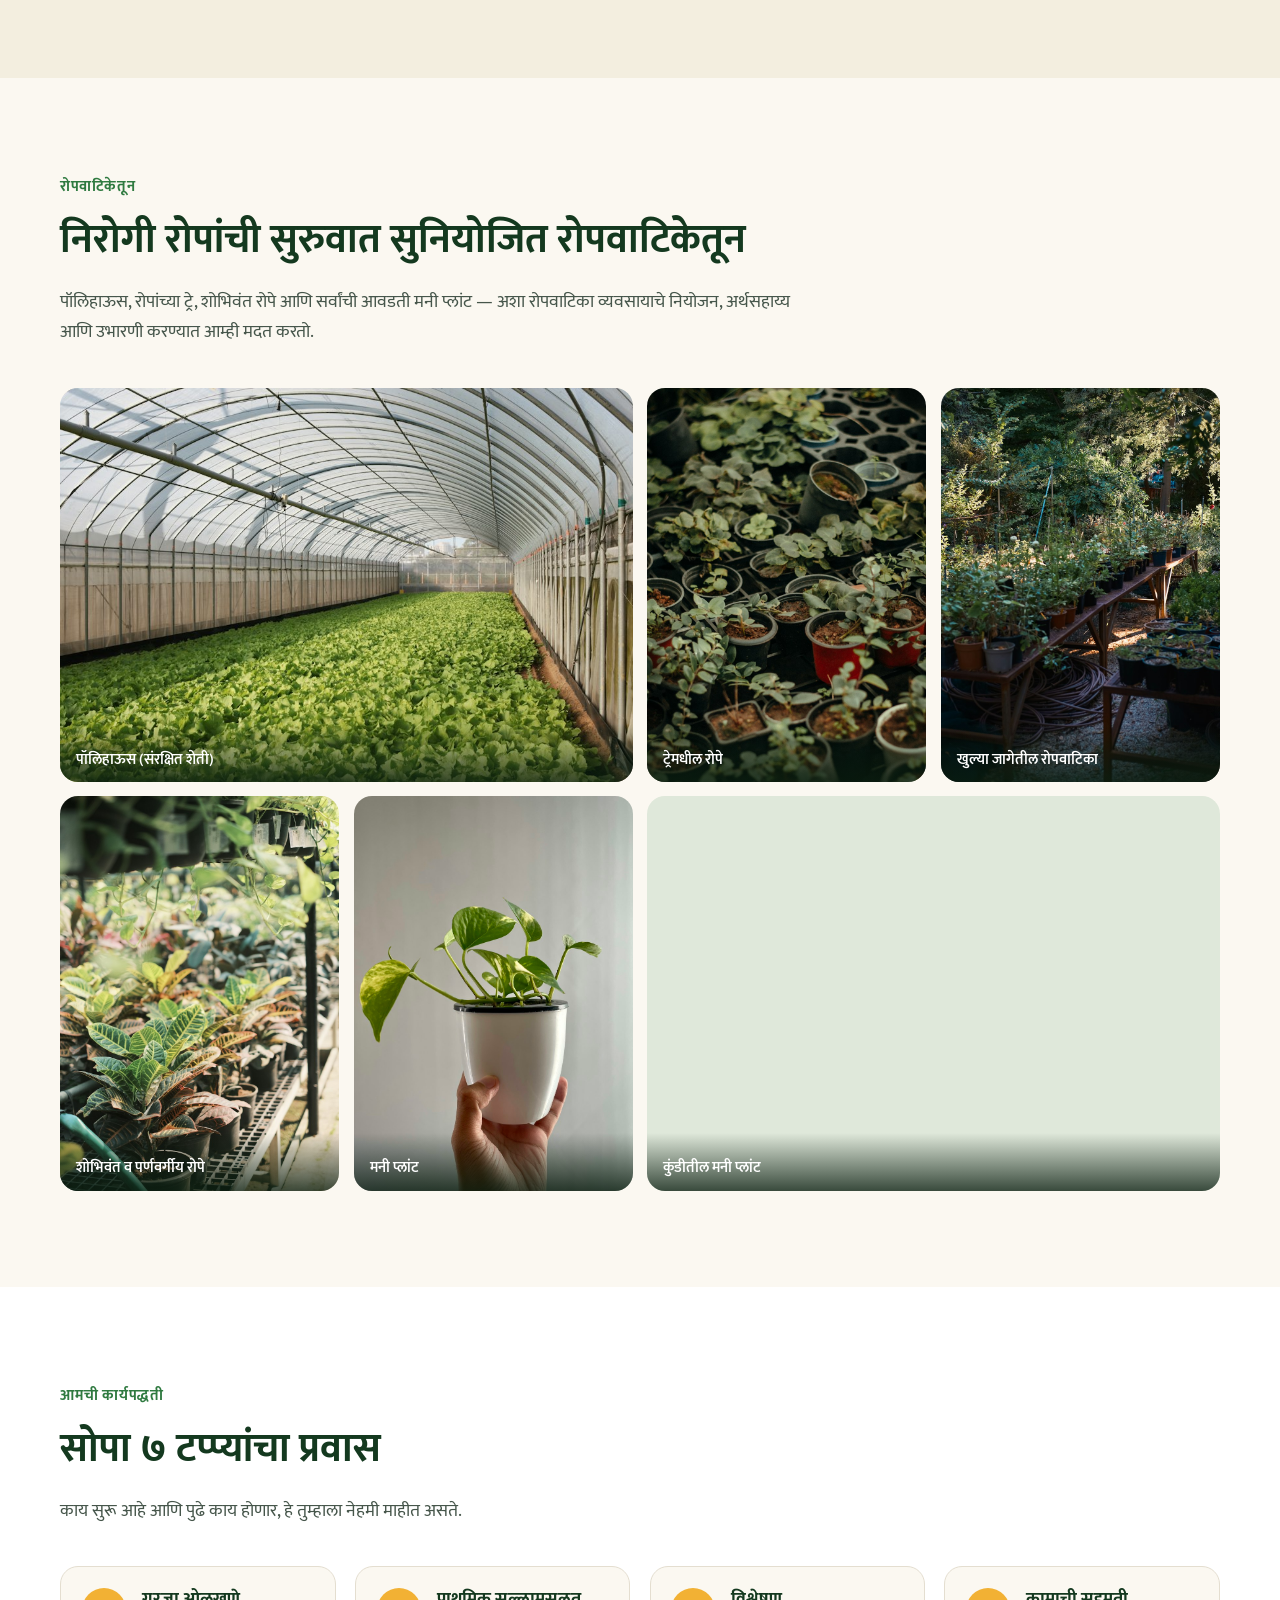
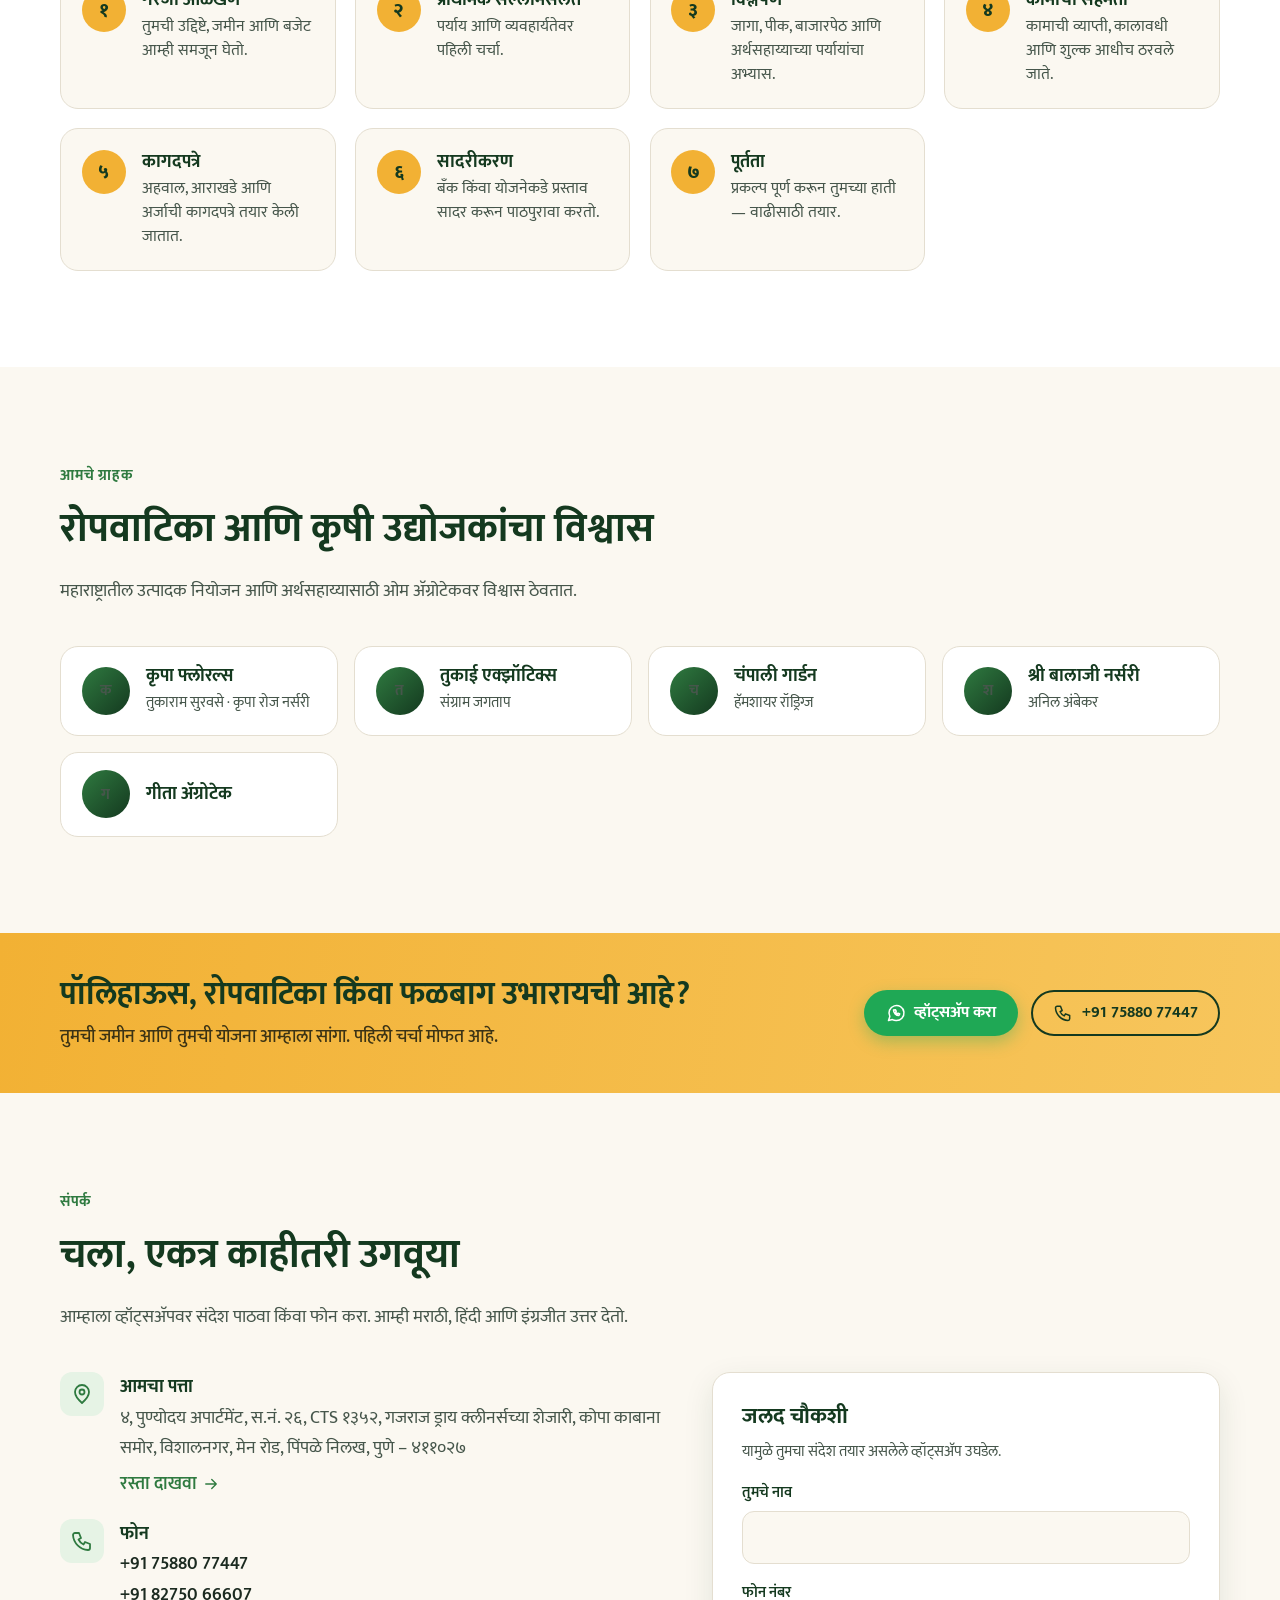
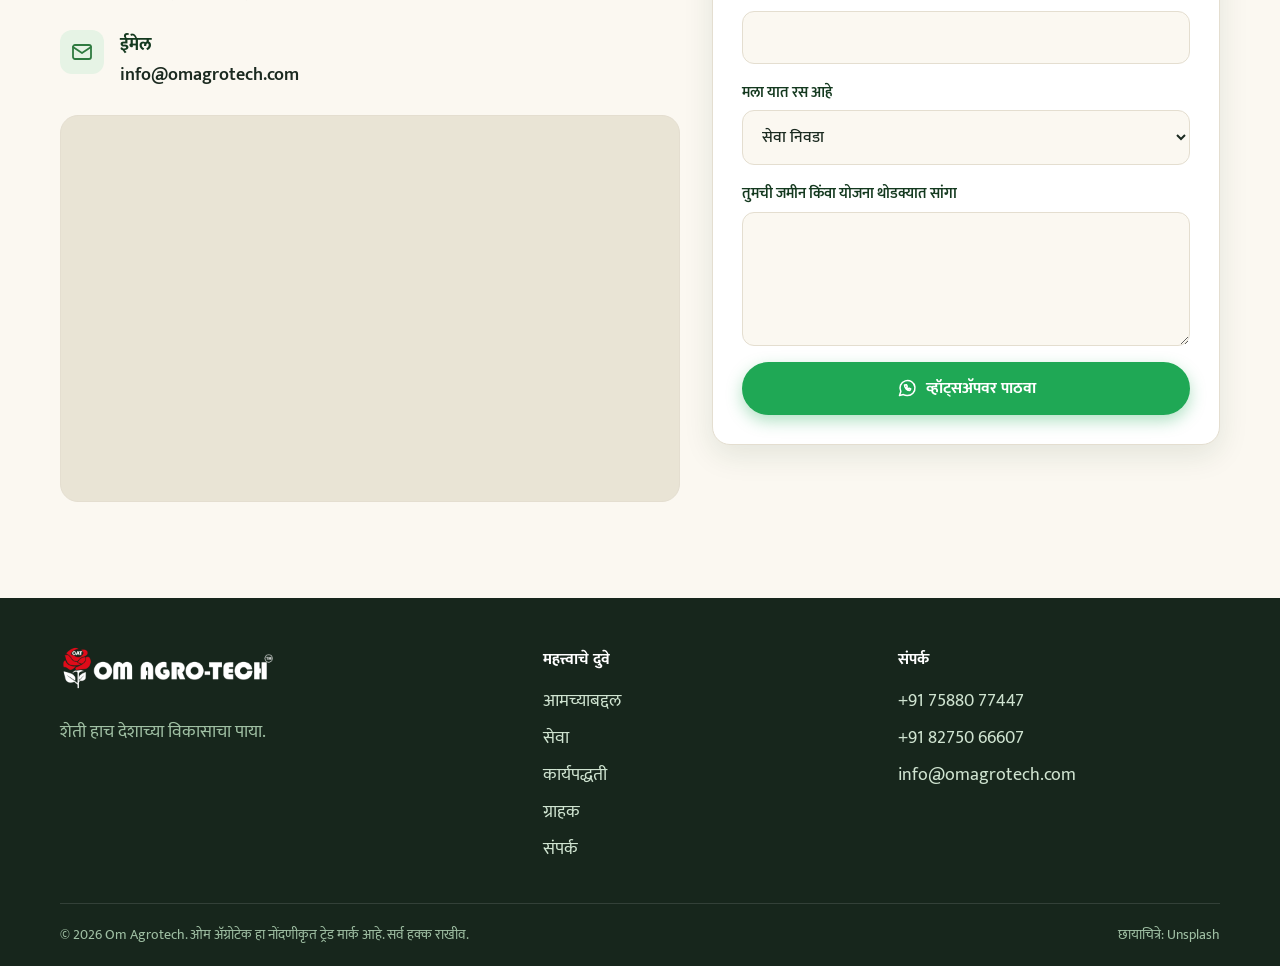
<file: mr/index.html>
<!doctype html>
<html lang="mr">
<head>
<meta charset="utf-8">
<meta name="viewport" content="width=device-width, initial-scale=1">
<title>ओम अ‍ॅग्रोटेक — फलोत्पादन सल्लागार व अ‍ॅग्री बिझनेस सेंटर, पुणे</title>
<meta name="description" content="ओम अ‍ॅग्रोटेक (पुणे) — शेतकरी व रोपवाटिका उद्योजकांना पॉलिहाऊस, रोपवाटिका आणि फळबागेचे नियोजन, अर्थसहाय्य व उभारणीसाठी मदत. बँकेसाठी प्रकल्प अहवाल, NHB / NHM / APEDA / NABARD अनुदान सहाय्य आणि कृषी मूल्यांकन.">
<meta name="theme-color" content="#14391f">
<link rel="canonical" href="https://omagrotech.com/mr/">
<link rel="alternate" hreflang="en" href="https://omagrotech.com/">
<link rel="alternate" hreflang="mr" href="https://omagrotech.com/mr/">
<link rel="alternate" hreflang="x-default" href="https://omagrotech.com/">
<meta property="og:type" content="website">
<meta property="og:site_name" content="Om Agrotech">
<meta property="og:title" content="ओम अ‍ॅग्रोटेक — फलोत्पादन सल्लागार व अ‍ॅग्री बिझनेस सेंटर, पुणे">
<meta property="og:description" content="ओम अ‍ॅग्रोटेक (पुणे) — शेतकरी व रोपवाटिका उद्योजकांना पॉलिहाऊस, रोपवाटिका आणि फळबागेचे नियोजन, अर्थसहाय्य व उभारणीसाठी मदत. बँकेसाठी प्रकल्प अहवाल, NHB / NHM / APEDA / NABARD अनुदान सहाय्य आणि कृषी मूल्यांकन.">
<meta property="og:url" content="https://omagrotech.com/mr/">
<meta property="og:locale" content="mr_IN">
<meta property="og:locale:alternate" content="en_IN">
<meta name="twitter:card" content="summary">
<link rel="icon" href="../assets/favicon.svg" type="image/svg+xml">
<link rel="preconnect" href="https://fonts.googleapis.com">
<link rel="preconnect" href="https://fonts.gstatic.com" crossorigin>
<link href="https://fonts.googleapis.com/css2?family=Fraunces:opsz,wght@9..144,600;9..144,700&family=Mukta:wght@400;500;600;700;800&display=swap" rel="stylesheet">
<link rel="stylesheet" href="../assets/style.css">
<script type="application/ld+json">{"@context":"https://schema.org","@type":"ProfessionalService","name":"Om Agrotech","url":"https://omagrotech.com/","description":"Om Agrotech (Pune) helps farmers and nursery entrepreneurs plan, fund and build polyhouses, nurseries and fruit plantations — bankable project reports, NHB / NHM / APEDA / NABARD subsidy support and agriculture valuation.","telephone":["+917588077447","+918275066607"],"email":"info@omagrotech.com","founder":{"@type":"Person","name":"Hemant Kapase"},"areaServed":{"@type":"AdministrativeArea","name":"Maharashtra, India"},"availableLanguage":["English","Marathi","Hindi"],"address":{"@type":"PostalAddress","streetAddress":"Punyoday Apartment, S.N. 26, CTS 1352, Vishal Nagar, Pimple Nilakh","addressLocality":"Pune","addressRegion":"Maharashtra","postalCode":"411027","addressCountry":"IN"}}</script>
<script>document.documentElement.classList.add('js')</script>
</head>
<body>
<a class="skip" href="#main">मुख्य मजकुराकडे जा</a>

<header class="site-header" id="top">
  <div class="wrap bar">
    <a class="brand" href="./" aria-label="Om Agrotech"><img class="logo" src="../assets/img/logo-white.png" alt="Om Agro-Tech" width="640" height="131"></a>
    <nav class="nav" id="nav" aria-label="Main">
      <a href="#about">आमच्याबद्दल</a>
      <a href="#services">सेवा</a>
      <a href="#process">कार्यपद्धती</a>
      <a href="#clients">ग्राहक</a>
      <a href="#contact">संपर्क</a>
    </nav>
    <div class="bar-actions">
      <a class="lang" href="../" hreflang="en" lang="en" title="Read in English">English</a>
      <a class="btn btn-call" href="tel:+917588077447"><svg class="ic " viewBox="0 0 24 24" width="24" height="24" fill="none" stroke="currentColor" stroke-width="1.8" stroke-linecap="round" stroke-linejoin="round" aria-hidden="true"><path d="M5 4h4l2 5-2.5 1.5a11 11 0 005 5L15 13l5 2v4a2 2 0 01-2 2A16 16 0 013 6a2 2 0 012-2z"/></svg><span>आत्ताच कॉल करा</span></a>
      <button class="menu-btn" id="menuBtn" aria-expanded="false" aria-controls="nav" aria-label="मेनू"><svg class="ic open" viewBox="0 0 24 24" width="24" height="24" fill="none" stroke="currentColor" stroke-width="1.8" stroke-linecap="round" stroke-linejoin="round" aria-hidden="true"><path d="M4 7h16M4 12h16M4 17h16"/></svg><svg class="ic shut" viewBox="0 0 24 24" width="24" height="24" fill="none" stroke="currentColor" stroke-width="1.8" stroke-linecap="round" stroke-linejoin="round" aria-hidden="true"><path d="M6 6l12 12M18 6L6 18"/></svg></button>
    </div>
  </div>
</header>

<main id="main">

<section class="hero">
  <div class="wrap hero-grid">
    <div class="hero-copy">
      <p class="eyebrow light">अ‍ॅग्री क्लिनिक व अ‍ॅग्री बिझनेस सेंटर · पुणे</p>
      <h1>शेती हाच देशाच्या <em>विकासाचा पाया.</em></h1>
      <p class="lead">शेतकरी आणि रोपवाटिका उद्योजकांना फायदेशीर फलोत्पादन प्रकल्पाचे नियोजन, अर्थसहाय्य आणि उभारणी करण्यासाठी आम्ही मदत करतो — पहिल्या जागा पाहणीपासून ते बँकेसाठी प्रकल्प अहवाल आणि सरकारी अनुदानापर्यंत.</p>
      <div class="hero-cta">
        <a class="btn btn-wa" href="https://wa.me/917588077447?text=%E0%A4%A8%E0%A4%AE%E0%A4%B8%E0%A5%8D%E0%A4%95%E0%A4%BE%E0%A4%B0%20%E0%A4%93%E0%A4%AE%20%E0%A4%85%E2%80%8D%E0%A5%85%E0%A4%97%E0%A5%8D%E0%A4%B0%E0%A5%8B%E0%A4%9F%E0%A5%87%E0%A4%95%2C%20%E0%A4%AE%E0%A4%B2%E0%A4%BE%20%E0%A4%AB%E0%A4%B2%E0%A5%8B%E0%A4%A4%E0%A5%8D%E0%A4%AA%E0%A4%BE%E0%A4%A6%E0%A4%A8%20%E0%A4%AA%E0%A5%8D%E0%A4%B0%E0%A4%95%E0%A4%B2%E0%A5%8D%E0%A4%AA%E0%A4%BE%E0%A4%AC%E0%A4%A6%E0%A5%8D%E0%A4%A6%E0%A4%B2%20%E0%A4%9A%E0%A4%B0%E0%A5%8D%E0%A4%9A%E0%A4%BE%20%E0%A4%95%E0%A4%B0%E0%A4%BE%E0%A4%AF%E0%A4%9A%E0%A5%80%20%E0%A4%86%E0%A4%B9%E0%A5%87." target="_blank" rel="noopener"><svg class="ic " viewBox="0 0 24 24" width="24" height="24" fill="none" stroke="currentColor" stroke-width="1.8" stroke-linecap="round" stroke-linejoin="round" aria-hidden="true"><path d="M3 21l1.6-4.8A9 9 0 1112 21a9 9 0 01-4.3-1.1z"/><path d="M9 8.5c0 3.5 3 6.5 6.5 6.5l1-1.8-2-1-1 .8a4 4 0 01-2-2l.8-1-1-2z"/></svg><span>मोफत सल्ला मिळवा</span></a>
        <a class="btn btn-ghost" href="#services">आमच्या सेवा<svg class="ic " viewBox="0 0 24 24" width="24" height="24" fill="none" stroke="currentColor" stroke-width="1.8" stroke-linecap="round" stroke-linejoin="round" aria-hidden="true"><path d="M5 12h14M13 6l6 6-6 6"/></svg></a>
      </div>
    </div>
    <aside class="hero-card" aria-label="सुरुवातीपासून शेवटपर्यंत एकच साथीदार">
      <h2>सुरुवातीपासून शेवटपर्यंत एकच साथीदार</h2>
      <ul>
        <li><svg class="ic " viewBox="0 0 24 24" width="24" height="24" fill="none" stroke="currentColor" stroke-width="1.8" stroke-linecap="round" stroke-linejoin="round" aria-hidden="true"><path d="M5 12.5l4.5 4.5L19 7.5"/></svg><span>जागा, माती व पाणी तपासणी</span></li>
        <li><svg class="ic " viewBox="0 0 24 24" width="24" height="24" fill="none" stroke="currentColor" stroke-width="1.8" stroke-linecap="round" stroke-linejoin="round" aria-hidden="true"><path d="M5 12.5l4.5 4.5L19 7.5"/></svg><span>पॉलिहाऊस, शेडनेट व रोपवाटिका आराखडा</span></li>
        <li><svg class="ic " viewBox="0 0 24 24" width="24" height="24" fill="none" stroke="currentColor" stroke-width="1.8" stroke-linecap="round" stroke-linejoin="round" aria-hidden="true"><path d="M5 12.5l4.5 4.5L19 7.5"/></svg><span>बँकेसाठी प्रकल्प अहवाल</span></li>
        <li><svg class="ic " viewBox="0 0 24 24" width="24" height="24" fill="none" stroke="currentColor" stroke-width="1.8" stroke-linecap="round" stroke-linejoin="round" aria-hidden="true"><path d="M5 12.5l4.5 4.5L19 7.5"/></svg><span>NHB · NHM · APEDA · NABARD अनुदान सहाय्य</span></li>
      </ul>
    </aside>
  </div>
  <svg class="hero-field" viewBox="0 0 1440 160" preserveAspectRatio="none" aria-hidden="true">
    <path d="M0 80C240 20 480 20 720 70s480 50 720-10v100H0z" fill="#e3eedb"/>
    <path d="M0 110c260-50 520-40 760 0s460 30 680-20v70H0z" fill="#fbf8f1"/>
  </svg>
</section>

<section class="trust" aria-label="Credentials">
  <div class="wrap trust-grid">
    <div class="trust-item"><b>३२+</b><span>वर्षांचा फलोत्पादनातील अनुभव</span></div>
    <div class="trust-item"><b>ACABC</b><span>अ‍ॅग्री क्लिनिक व अ‍ॅग्री बिझनेस सेंटर</span></div>
    <div class="trust-item"><b>चार्टर्ड</b><span>कृषी मूल्यांकनकार</span></div>
    <div class="trust-item"><b>बँक</b><span>स्थानिक बँकांच्या पॅनेलवर</span></div>
  </div>
</section>

<section class="schemes">
  <div class="wrap">
    <p class="schemes-title">या सरकारी योजनांसाठी अर्ज करण्यात आम्ही मदत करतो</p>
    <ul class="scheme-list">
      <li title="राष्ट्रीय फलोत्पादन मंडळ"><b>NHB</b><span>राष्ट्रीय फलोत्पादन मंडळ</span></li>
      <li title="राष्ट्रीय फलोत्पादन अभियान"><b>NHM</b><span>राष्ट्रीय फलोत्पादन अभियान</span></li>
      <li title="कृषी व प्रक्रिया केलेल्या खाद्य उत्पादन निर्यात विकास प्राधिकरण"><b>APEDA</b><span>कृषी व प्रक्रिया केलेल्या खाद्य उत्पादन निर्यात विकास प्राधिकरण</span></li>
      <li title="राष्ट्रीय कृषी व ग्रामीण विकास बँक (नाबार्ड)"><b>NABARD</b><span>राष्ट्रीय कृषी व ग्रामीण विकास बँक (नाबार्ड)</span></li>
    </ul>
  </div>
</section>

<section class="section about" id="about">
  <div class="wrap about-grid">
    <div class="about-visual reveal">
      <img src="../assets/img/greenhouse.jpg" alt="पॉलिहाऊस (संरक्षित शेती)" width="900" height="600" loading="lazy" decoding="async">
      <div class="founder-badge">
        <small>संस्थापक</small>
        <b>हेमंत कापसे</b>
        <span>बी.एस्सी. फलोत्पादन · चार्टर्ड व्हॅल्युअर</span>
      </div>
    </div>
    <div class="about-copy reveal">
      <p class="eyebrow">आमच्याबद्दल</p>
      <h2>शेतातील ३२ वर्षांच्या अनुभवाचे मार्गदर्शन</h2>
      <p>ओम अ‍ॅग्रोटेक हे <strong>श्री. हेमंत कापसे</strong> यांनी स्थापन केलेले अ‍ॅग्री क्लिनिक व अ‍ॅग्री बिझनेस सेंटर (ACABC) आहे. ते फलोत्पादन पदवीधर असून त्यांना या क्षेत्रातील ३२ वर्षांचा अनुभव आहे.</p>
      <p>ओम अ‍ॅग्रोटेक सुरू करण्यापूर्वी त्यांनी <strong>बजाज टेम्पो</strong> आणि <strong>एस्सार अ‍ॅग्रोटेक</strong> येथे काम केले आहे. तसेच <strong>मिटकॉन (MITCON)</strong> आणि <strong>एमसीईडी (MCED)</strong> च्या प्रशिक्षण कार्यक्रमांत आणि <strong>RBI च्या कृषी बँकिंग महाविद्यालयात</strong> अतिथी प्राध्यापक म्हणून मार्गदर्शन केले आहे.</p>
      <p><strong>कृषी क्षेत्रातील चार्टर्ड व्हॅल्युअर</strong> म्हणून प्रमाणित आणि स्थानिक बँकिंग संस्थांच्या पॅनेलवर असल्यामुळे आम्ही प्रकल्पाकडे शेतकऱ्याच्या आणि बँकेच्या अशा दोन्ही बाजूंनी पाहू शकतो.</p>
      <ul class="ticks">
        <li><svg class="ic " viewBox="0 0 24 24" width="24" height="24" fill="none" stroke="currentColor" stroke-width="1.8" stroke-linecap="round" stroke-linejoin="round" aria-hidden="true"><path d="M5 12.5l4.5 4.5L19 7.5"/></svg><span>केवळ कागदपत्रे नव्हे, तर व्यवहार्य सल्ला</span></li>
        <li><svg class="ic " viewBox="0 0 24 24" width="24" height="24" fill="none" stroke="currentColor" stroke-width="1.8" stroke-linecap="round" stroke-linejoin="round" aria-hidden="true"><path d="M5 12.5l4.5 4.5L19 7.5"/></svg><span>बँका व सरकारी योजनांना मान्य होणारे आराखडे</span></li>
        <li><svg class="ic " viewBox="0 0 24 24" width="24" height="24" fill="none" stroke="currentColor" stroke-width="1.8" stroke-linecap="round" stroke-linejoin="round" aria-hidden="true"><path d="M5 12.5l4.5 4.5L19 7.5"/></svg><span>कल्पनेपासून पूर्णत्वापर्यंत साथ</span></li>
      </ul>
    </div>
  </div>
</section>

<section class="section services" id="services">
  <div class="wrap">
    <header class="section-head reveal">
      <p class="eyebrow">आमच्या सेवा</p>
      <h2>तुमच्या फलोत्पादन प्रकल्पासाठी सर्व काही एकाच ठिकाणी</h2>
      <p>रोपवाटिका सुरू करायची असो, पॉलिहाऊस उभारायचे असो किंवा फळबाग लावायची असो — नियोजन, कागदपत्रे आणि अर्थसहाय्याची जबाबदारी आम्ही घेतो.</p>
    </header>
    <div class="cards">
      <article class="card reveal">
        <span class="card-ic"><svg class="ic " viewBox="0 0 24 24" width="24" height="24" fill="none" stroke="currentColor" stroke-width="1.8" stroke-linecap="round" stroke-linejoin="round" aria-hidden="true"><circle cx="11" cy="11" r="7"/><path d="M21 21l-4.5-4.5"/></svg></span>
        <h3>पूर्व-व्यवहार्यता सर्वेक्षण</h3>
        <p>सविस्तर सर्वेक्षण आणि संपूर्ण फलोत्पादन विकास आराखडा — गुंतवणुकीपूर्वीच तुमच्या जमिनीवर काय यशस्वी होईल हे कळते.</p>
        <ul class="more" aria-label="यात काय समाविष्ट">
          <li><svg class="ic " viewBox="0 0 24 24" width="24" height="24" fill="none" stroke="currentColor" stroke-width="1.8" stroke-linecap="round" stroke-linejoin="round" aria-hidden="true"><path d="M5 12.5l4.5 4.5L19 7.5"/></svg><span>जमीन व संसाधनांचे सर्वेक्षण</span></li><li><svg class="ic " viewBox="0 0 24 24" width="24" height="24" fill="none" stroke="currentColor" stroke-width="1.8" stroke-linecap="round" stroke-linejoin="round" aria-hidden="true"><path d="M5 12.5l4.5 4.5L19 7.5"/></svg><span>पीक व तंत्रज्ञानाचे पर्याय</span></li><li><svg class="ic " viewBox="0 0 24 24" width="24" height="24" fill="none" stroke="currentColor" stroke-width="1.8" stroke-linecap="round" stroke-linejoin="round" aria-hidden="true"><path d="M5 12.5l4.5 4.5L19 7.5"/></svg><span>खर्च व उत्पन्नाचा अंदाज</span></li>
        </ul>
      </article>
      <article class="card reveal">
        <span class="card-ic"><svg class="ic " viewBox="0 0 24 24" width="24" height="24" fill="none" stroke="currentColor" stroke-width="1.8" stroke-linecap="round" stroke-linejoin="round" aria-hidden="true"><path d="M12 21s-7-6.2-7-11a7 7 0 0114 0c0 4.8-7 11-7 11z"/><circle cx="12" cy="10" r="2.5"/></svg></span>
        <h3>जागेचे मूल्यमापन</h3>
        <p>योग्य पीक आणि योग्य रचना निवडण्यासाठी माती व पाणी परीक्षण, हवामान अभ्यास आणि पायाभूत सुविधांची पाहणी.</p>
        <ul class="more" aria-label="यात काय समाविष्ट">
          <li><svg class="ic " viewBox="0 0 24 24" width="24" height="24" fill="none" stroke="currentColor" stroke-width="1.8" stroke-linecap="round" stroke-linejoin="round" aria-hidden="true"><path d="M5 12.5l4.5 4.5L19 7.5"/></svg><span>माती व पाणी परीक्षण</span></li><li><svg class="ic " viewBox="0 0 24 24" width="24" height="24" fill="none" stroke="currentColor" stroke-width="1.8" stroke-linecap="round" stroke-linejoin="round" aria-hidden="true"><path d="M5 12.5l4.5 4.5L19 7.5"/></svg><span>हवामानाचा अभ्यास</span></li><li><svg class="ic " viewBox="0 0 24 24" width="24" height="24" fill="none" stroke="currentColor" stroke-width="1.8" stroke-linecap="round" stroke-linejoin="round" aria-hidden="true"><path d="M5 12.5l4.5 4.5L19 7.5"/></svg><span>रस्ते, वीज व पायाभूत सुविधांची पाहणी</span></li>
        </ul>
      </article>
      <article class="card reveal">
        <span class="card-ic"><svg class="ic " viewBox="0 0 24 24" width="24" height="24" fill="none" stroke="currentColor" stroke-width="1.8" stroke-linecap="round" stroke-linejoin="round" aria-hidden="true"><path d="M3 20V11a9 9 0 0118 0v9"/><path d="M3 20h18M9 20v-6M15 20v-6M3 14h18"/></svg></span>
        <h3>पॉलिहाऊस व शेडनेट</h3>
        <p>भाजीपाला, फुले आणि रोपांसाठी ग्रीनहाऊस, पॉलिहाऊस व शेडनेट हाऊसचे नियोजन आणि उभारणी.</p>
        <ul class="more" aria-label="यात काय समाविष्ट">
          <li><svg class="ic " viewBox="0 0 24 24" width="24" height="24" fill="none" stroke="currentColor" stroke-width="1.8" stroke-linecap="round" stroke-linejoin="round" aria-hidden="true"><path d="M5 12.5l4.5 4.5L19 7.5"/></svg><span>रचना व आराखडा</span></li><li><svg class="ic " viewBox="0 0 24 24" width="24" height="24" fill="none" stroke="currentColor" stroke-width="1.8" stroke-linecap="round" stroke-linejoin="round" aria-hidden="true"><path d="M5 12.5l4.5 4.5L19 7.5"/></svg><span>संरक्षित शेतीसाठी पिकांची निवड</span></li><li><svg class="ic " viewBox="0 0 24 24" width="24" height="24" fill="none" stroke="currentColor" stroke-width="1.8" stroke-linecap="round" stroke-linejoin="round" aria-hidden="true"><path d="M5 12.5l4.5 4.5L19 7.5"/></svg><span>साहित्य व उभारणीबाबत मार्गदर्शन</span></li>
        </ul>
      </article>
      <article class="card reveal">
        <span class="card-ic"><svg class="ic " viewBox="0 0 24 24" width="24" height="24" fill="none" stroke="currentColor" stroke-width="1.8" stroke-linecap="round" stroke-linejoin="round" aria-hidden="true"><circle cx="12" cy="9" r="6"/><path d="M12 15v6M9 21h6M9.5 8.5l2 2 3-3"/></svg></span>
        <h3>फळबाग लागवड</h3>
        <p>अतिघन (हाय-डेन्सिटी) आणि अल्ट्रा-हाय-डेन्सिटी फळबागा — त्याच एकरात जास्त उत्पादन.</p>
        <ul class="more" aria-label="यात काय समाविष्ट">
          <li><svg class="ic " viewBox="0 0 24 24" width="24" height="24" fill="none" stroke="currentColor" stroke-width="1.8" stroke-linecap="round" stroke-linejoin="round" aria-hidden="true"><path d="M5 12.5l4.5 4.5L19 7.5"/></svg><span>जाती व खुंटाची निवड</span></li><li><svg class="ic " viewBox="0 0 24 24" width="24" height="24" fill="none" stroke="currentColor" stroke-width="1.8" stroke-linecap="round" stroke-linejoin="round" aria-hidden="true"><path d="M5 12.5l4.5 4.5L19 7.5"/></svg><span>लागवडीचे अंतर व आराखडा</span></li><li><svg class="ic " viewBox="0 0 24 24" width="24" height="24" fill="none" stroke="currentColor" stroke-width="1.8" stroke-linecap="round" stroke-linejoin="round" aria-hidden="true"><path d="M5 12.5l4.5 4.5L19 7.5"/></svg><span>सिंचन व बाग व्यवस्थापन आराखडा</span></li>
        </ul>
      </article>
      <article class="card reveal">
        <span class="card-ic"><svg class="ic " viewBox="0 0 24 24" width="24" height="24" fill="none" stroke="currentColor" stroke-width="1.8" stroke-linecap="round" stroke-linejoin="round" aria-hidden="true"><path d="M12 21v-9"/><path d="M12 13c0-4 3-7 8-7 0 4-3 7-8 7zM12 16c0-3-2-5-6-5 0 3 2 5 6 5z"/></svg></span>
        <h3>रोपवाटिका उभारणी</h3>
        <p>फळझाडे, भाजीपाला आणि शोभेच्या झाडांच्या फलोत्पादन रोपवाटिकेची उभारणी.</p>
        <ul class="more" aria-label="यात काय समाविष्ट">
          <li><svg class="ic " viewBox="0 0 24 24" width="24" height="24" fill="none" stroke="currentColor" stroke-width="1.8" stroke-linecap="round" stroke-linejoin="round" aria-hidden="true"><path d="M5 12.5l4.5 4.5L19 7.5"/></svg><span>रचना व क्षमतेचे नियोजन</span></li><li><svg class="ic " viewBox="0 0 24 24" width="24" height="24" fill="none" stroke="currentColor" stroke-width="1.8" stroke-linecap="round" stroke-linejoin="round" aria-hidden="true"><path d="M5 12.5l4.5 4.5L19 7.5"/></svg><span>अभिवृद्धी व मातृवृक्ष मार्गदर्शन</span></li><li><svg class="ic " viewBox="0 0 24 24" width="24" height="24" fill="none" stroke="currentColor" stroke-width="1.8" stroke-linecap="round" stroke-linejoin="round" aria-hidden="true"><path d="M5 12.5l4.5 4.5L19 7.5"/></svg><span>फळे, भाजीपाला व शोभिवंत रोपे</span></li>
        </ul>
      </article>
      <article class="card reveal">
        <span class="card-ic"><svg class="ic " viewBox="0 0 24 24" width="24" height="24" fill="none" stroke="currentColor" stroke-width="1.8" stroke-linecap="round" stroke-linejoin="round" aria-hidden="true"><circle cx="12" cy="9" r="5.5"/><path d="M8.5 13.5L7 21l5-3 5 3-1.5-7.5"/></svg></span>
        <h3>रोपवाटिका मान्यता</h3>
        <p>रोपवाटिका मान्यता व प्रमाणपत्रासाठी मार्गदर्शन, जेणेकरून तुमच्या रोपांवर खरेदीदारांचा विश्वास वाढेल.</p>
        <ul class="more" aria-label="यात काय समाविष्ट">
          <li><svg class="ic " viewBox="0 0 24 24" width="24" height="24" fill="none" stroke="currentColor" stroke-width="1.8" stroke-linecap="round" stroke-linejoin="round" aria-hidden="true"><path d="M5 12.5l4.5 4.5L19 7.5"/></svg><span>पात्रता तपासणी</span></li><li><svg class="ic " viewBox="0 0 24 24" width="24" height="24" fill="none" stroke="currentColor" stroke-width="1.8" stroke-linecap="round" stroke-linejoin="round" aria-hidden="true"><path d="M5 12.5l4.5 4.5L19 7.5"/></svg><span>कागदपत्रांसाठी मदत</span></li><li><svg class="ic " viewBox="0 0 24 24" width="24" height="24" fill="none" stroke="currentColor" stroke-width="1.8" stroke-linecap="round" stroke-linejoin="round" aria-hidden="true"><path d="M5 12.5l4.5 4.5L19 7.5"/></svg><span>तपासणीसाठी पूर्वतयारी</span></li>
        </ul>
      </article>
      <article class="card reveal">
        <span class="card-ic"><svg class="ic " viewBox="0 0 24 24" width="24" height="24" fill="none" stroke="currentColor" stroke-width="1.8" stroke-linecap="round" stroke-linejoin="round" aria-hidden="true"><path d="M6 3h9l4 4v14H6z"/><path d="M14 3v5h5M9 13h7M9 17h7"/></svg></span>
        <h3>बँकेसाठी प्रकल्प अहवाल</h3>
        <p>बँका आणि वित्तीय संस्थांना अपेक्षित असलेल्या पद्धतीने तयार केलेले स्पष्ट व अभ्यासपूर्ण अहवाल.</p>
        <ul class="more" aria-label="यात काय समाविष्ट">
          <li><svg class="ic " viewBox="0 0 24 24" width="24" height="24" fill="none" stroke="currentColor" stroke-width="1.8" stroke-linecap="round" stroke-linejoin="round" aria-hidden="true"><path d="M5 12.5l4.5 4.5L19 7.5"/></svg><span>प्रकल्प खर्च व वित्तपुरवठा</span></li><li><svg class="ic " viewBox="0 0 24 24" width="24" height="24" fill="none" stroke="currentColor" stroke-width="1.8" stroke-linecap="round" stroke-linejoin="round" aria-hidden="true"><path d="M5 12.5l4.5 4.5L19 7.5"/></svg><span>बाजारपेठ व व्यवहार्यता विश्लेषण</span></li><li><svg class="ic " viewBox="0 0 24 24" width="24" height="24" fill="none" stroke="currentColor" stroke-width="1.8" stroke-linecap="round" stroke-linejoin="round" aria-hidden="true"><path d="M5 12.5l4.5 4.5L19 7.5"/></svg><span>बँकांना अपेक्षित स्वरूप</span></li>
        </ul>
      </article>
      <article class="card reveal">
        <span class="card-ic"><svg class="ic " viewBox="0 0 24 24" width="24" height="24" fill="none" stroke="currentColor" stroke-width="1.8" stroke-linecap="round" stroke-linejoin="round" aria-hidden="true"><path d="M3 10l9-6 9 6M5 10v8M9.5 10v8M14.5 10v8M19 10v8M3 21h18"/></svg></span>
        <h3>सरकारी अनुदान व कर्ज</h3>
        <p>NHB, NHM, APEDA आणि NABARD योजनांतर्गत अनुदान व कर्ज अर्जासाठी मदत.</p>
        <ul class="more" aria-label="यात काय समाविष्ट">
          <li><svg class="ic " viewBox="0 0 24 24" width="24" height="24" fill="none" stroke="currentColor" stroke-width="1.8" stroke-linecap="round" stroke-linejoin="round" aria-hidden="true"><path d="M5 12.5l4.5 4.5L19 7.5"/></svg><span>योजनेसाठी पात्रता तपासणी</span></li><li><svg class="ic " viewBox="0 0 24 24" width="24" height="24" fill="none" stroke="currentColor" stroke-width="1.8" stroke-linecap="round" stroke-linejoin="round" aria-hidden="true"><path d="M5 12.5l4.5 4.5L19 7.5"/></svg><span>अर्ज व आवश्यक कागदपत्रे</span></li><li><svg class="ic " viewBox="0 0 24 24" width="24" height="24" fill="none" stroke="currentColor" stroke-width="1.8" stroke-linecap="round" stroke-linejoin="round" aria-hidden="true"><path d="M5 12.5l4.5 4.5L19 7.5"/></svg><span>संबंधित संस्थेकडे पाठपुरावा</span></li>
        </ul>
      </article>
      <article class="card reveal">
        <span class="card-ic"><svg class="ic " viewBox="0 0 24 24" width="24" height="24" fill="none" stroke="currentColor" stroke-width="1.8" stroke-linecap="round" stroke-linejoin="round" aria-hidden="true"><path d="M12 4v16M7 20h10M5 8h14"/><path d="M5 8l-3 7a3 3 0 006 0zM19 8l-3 7a3 3 0 006 0z"/></svg></span>
        <h3>कृषी मूल्यांकन</h3>
        <p>शासनमान्य चार्टर्ड व्हॅल्युअरकडून शेत, फळबाग आणि कृषी मालमत्तेचे मूल्यांकन.</p>
        <ul class="more" aria-label="यात काय समाविष्ट">
          <li><svg class="ic " viewBox="0 0 24 24" width="24" height="24" fill="none" stroke="currentColor" stroke-width="1.8" stroke-linecap="round" stroke-linejoin="round" aria-hidden="true"><path d="M5 12.5l4.5 4.5L19 7.5"/></svg><span>शेत, फळबाग व रोपवाटिका</span></li><li><svg class="ic " viewBox="0 0 24 24" width="24" height="24" fill="none" stroke="currentColor" stroke-width="1.8" stroke-linecap="round" stroke-linejoin="round" aria-hidden="true"><path d="M5 12.5l4.5 4.5L19 7.5"/></svg><span>बँक व कर्जासाठी मूल्यांकन</span></li><li><svg class="ic " viewBox="0 0 24 24" width="24" height="24" fill="none" stroke="currentColor" stroke-width="1.8" stroke-linecap="round" stroke-linejoin="round" aria-hidden="true"><path d="M5 12.5l4.5 4.5L19 7.5"/></svg><span>शासनमान्य चार्टर्ड व्हॅल्युअरचा अहवाल</span></li>
        </ul>
      </article>
      <article class="card reveal">
        <span class="card-ic"><svg class="ic " viewBox="0 0 24 24" width="24" height="24" fill="none" stroke="currentColor" stroke-width="1.8" stroke-linecap="round" stroke-linejoin="round" aria-hidden="true"><path d="M4 5h16v11H9l-5 4z"/></svg></span>
        <h3>ऑनलाइन सल्ला</h3>
        <p>पुण्याबाहेर आहात? तुमचे शेत कुठेही असो, फोन किंवा व्हिडिओ कॉलवर आमच्याशी बोला.</p>
        <ul class="more" aria-label="यात काय समाविष्ट">
          <li><svg class="ic " viewBox="0 0 24 24" width="24" height="24" fill="none" stroke="currentColor" stroke-width="1.8" stroke-linecap="round" stroke-linejoin="round" aria-hidden="true"><path d="M5 12.5l4.5 4.5L19 7.5"/></svg><span>फोन व व्हिडिओ सल्ला</span></li><li><svg class="ic " viewBox="0 0 24 24" width="24" height="24" fill="none" stroke="currentColor" stroke-width="1.8" stroke-linecap="round" stroke-linejoin="round" aria-hidden="true"><path d="M5 12.5l4.5 4.5L19 7.5"/></svg><span>कागदपत्रांचे दूरस्थ पुनरावलोकन</span></li><li><svg class="ic " viewBox="0 0 24 24" width="24" height="24" fill="none" stroke="currentColor" stroke-width="1.8" stroke-linecap="round" stroke-linejoin="round" aria-hidden="true"><path d="M5 12.5l4.5 4.5L19 7.5"/></svg><span>मराठी, हिंदी व इंग्रजी</span></li>
        </ul>
      </article>
    </div>
  </div>
</section>

<section class="section gallery" id="gallery">
  <div class="wrap">
    <header class="section-head reveal">
      <p class="eyebrow">रोपवाटिकेतून</p>
      <h2>निरोगी रोपांची सुरुवात सुनियोजित रोपवाटिकेतून</h2>
      <p>पॉलिहाऊस, रोपांच्या ट्रे, शोभिवंत रोपे आणि सर्वांची आवडती मनी प्लांट — अशा रोपवाटिका व्यवसायाचे नियोजन, अर्थसहाय्य आणि उभारणी करण्यात आम्ही मदत करतो.</p>
    </header>
    <div class="gallery-grid">
      <figure class="shot shot-1 reveal"><img src="../assets/img/greenhouse.jpg" alt="पॉलिहाऊस (संरक्षित शेती)" loading="lazy" decoding="async"><figcaption>पॉलिहाऊस (संरक्षित शेती)</figcaption></figure>
      <figure class="shot shot-2 reveal"><img src="../assets/img/nursery-pots.jpg" alt="ट्रेमधील रोपे" loading="lazy" decoding="async"><figcaption>ट्रेमधील रोपे</figcaption></figure>
      <figure class="shot shot-3 reveal"><img src="../assets/img/nursery-table.jpg" alt="खुल्या जागेतील रोपवाटिका" loading="lazy" decoding="async"><figcaption>खुल्या जागेतील रोपवाटिका</figcaption></figure>
      <figure class="shot shot-4 reveal"><img src="../assets/img/nursery-shelf.jpg" alt="शोभिवंत व पर्णवर्गीय रोपे" loading="lazy" decoding="async"><figcaption>शोभिवंत व पर्णवर्गीय रोपे</figcaption></figure>
      <figure class="shot shot-5 reveal"><img src="../assets/img/moneyplant-mug.jpg" alt="मनी प्लांट" loading="lazy" decoding="async"><figcaption>मनी प्लांट</figcaption></figure>
      <figure class="shot shot-6 reveal"><img src="../assets/img/moneyplant-pot.jpg" alt="कुंडीतील मनी प्लांट" loading="lazy" decoding="async"><figcaption>कुंडीतील मनी प्लांट</figcaption></figure>
    </div>
  </div>
</section>

<section class="section process" id="process">
  <div class="wrap">
    <header class="section-head reveal">
      <p class="eyebrow">आमची कार्यपद्धती</p>
      <h2>सोपा ७ टप्प्यांचा प्रवास</h2>
      <p>काय सुरू आहे आणि पुढे काय होणार, हे तुम्हाला नेहमी माहीत असते.</p>
    </header>
    <ol class="steps">
      <li class="step reveal"><span class="step-n">१</span><div><h3>गरजा ओळखणे</h3><p>तुमची उद्दिष्टे, जमीन आणि बजेट आम्ही समजून घेतो.</p></div></li>
      <li class="step reveal"><span class="step-n">२</span><div><h3>प्राथमिक सल्लामसलत</h3><p>पर्याय आणि व्यवहार्यतेवर पहिली चर्चा.</p></div></li>
      <li class="step reveal"><span class="step-n">३</span><div><h3>विश्लेषण</h3><p>जागा, पीक, बाजारपेठ आणि अर्थसहाय्याच्या पर्यायांचा अभ्यास.</p></div></li>
      <li class="step reveal"><span class="step-n">४</span><div><h3>कामाची सहमती</h3><p>कामाची व्याप्ती, कालावधी आणि शुल्क आधीच ठरवले जाते.</p></div></li>
      <li class="step reveal"><span class="step-n">५</span><div><h3>कागदपत्रे</h3><p>अहवाल, आराखडे आणि अर्जाची कागदपत्रे तयार केली जातात.</p></div></li>
      <li class="step reveal"><span class="step-n">६</span><div><h3>सादरीकरण</h3><p>बँक किंवा योजनेकडे प्रस्ताव सादर करून पाठपुरावा करतो.</p></div></li>
      <li class="step reveal"><span class="step-n">७</span><div><h3>पूर्तता</h3><p>प्रकल्प पूर्ण करून तुमच्या हाती — वाढीसाठी तयार.</p></div></li>
    </ol>
  </div>
</section>

<section class="section clients" id="clients">
  <div class="wrap">
    <header class="section-head reveal">
      <p class="eyebrow">आमचे ग्राहक</p>
      <h2>रोपवाटिका आणि कृषी उद्योजकांचा विश्वास</h2>
      <p>महाराष्ट्रातील उत्पादक नियोजन आणि अर्थसहाय्यासाठी ओम अ‍ॅग्रोटेकवर विश्वास ठेवतात.</p>
    </header>
    <ul class="client-grid">
      <li class="client reveal"><span class="avatar" aria-hidden="true">क</span><div><b>कृपा फ्लोरल्स</b><span>तुकाराम सुरवसे · कृपा रोज नर्सरी</span></div></li>
      <li class="client reveal"><span class="avatar" aria-hidden="true">त</span><div><b>तुकाई एक्झॉटिक्स</b><span>संग्राम जगताप</span></div></li>
      <li class="client reveal"><span class="avatar" aria-hidden="true">च</span><div><b>चंपाली गार्डन</b><span>हॅमशायर रॉड्रिग्ज</span></div></li>
      <li class="client reveal"><span class="avatar" aria-hidden="true">श</span><div><b>श्री बालाजी नर्सरी</b><span>अनिल अंबेकर</span></div></li>
      <li class="client reveal"><span class="avatar" aria-hidden="true">ग</span><div><b>गीता अ‍ॅग्रोटेक</b></div></li>
    </ul>
  </div>
</section>

<section class="cta-band">
  <div class="wrap cta-inner">
    <div>
      <h2>पॉलिहाऊस, रोपवाटिका किंवा फळबाग उभारायची आहे?</h2>
      <p>तुमची जमीन आणि तुमची योजना आम्हाला सांगा. पहिली चर्चा मोफत आहे.</p>
    </div>
    <div class="cta-actions">
      <a class="btn btn-wa" href="https://wa.me/917588077447?text=%E0%A4%A8%E0%A4%AE%E0%A4%B8%E0%A5%8D%E0%A4%95%E0%A4%BE%E0%A4%B0%20%E0%A4%93%E0%A4%AE%20%E0%A4%85%E2%80%8D%E0%A5%85%E0%A4%97%E0%A5%8D%E0%A4%B0%E0%A5%8B%E0%A4%9F%E0%A5%87%E0%A4%95%2C%20%E0%A4%AE%E0%A4%B2%E0%A4%BE%20%E0%A4%AB%E0%A4%B2%E0%A5%8B%E0%A4%A4%E0%A5%8D%E0%A4%AA%E0%A4%BE%E0%A4%A6%E0%A4%A8%20%E0%A4%AA%E0%A5%8D%E0%A4%B0%E0%A4%95%E0%A4%B2%E0%A5%8D%E0%A4%AA%E0%A4%BE%E0%A4%AC%E0%A4%A6%E0%A5%8D%E0%A4%A6%E0%A4%B2%20%E0%A4%9A%E0%A4%B0%E0%A5%8D%E0%A4%9A%E0%A4%BE%20%E0%A4%95%E0%A4%B0%E0%A4%BE%E0%A4%AF%E0%A4%9A%E0%A5%80%20%E0%A4%86%E0%A4%B9%E0%A5%87." target="_blank" rel="noopener"><svg class="ic " viewBox="0 0 24 24" width="24" height="24" fill="none" stroke="currentColor" stroke-width="1.8" stroke-linecap="round" stroke-linejoin="round" aria-hidden="true"><path d="M3 21l1.6-4.8A9 9 0 1112 21a9 9 0 01-4.3-1.1z"/><path d="M9 8.5c0 3.5 3 6.5 6.5 6.5l1-1.8-2-1-1 .8a4 4 0 01-2-2l.8-1-1-2z"/></svg><span>व्हॉट्सअ‍ॅप करा</span></a>
      <a class="btn btn-ghost" href="tel:+917588077447"><svg class="ic " viewBox="0 0 24 24" width="24" height="24" fill="none" stroke="currentColor" stroke-width="1.8" stroke-linecap="round" stroke-linejoin="round" aria-hidden="true"><path d="M5 4h4l2 5-2.5 1.5a11 11 0 005 5L15 13l5 2v4a2 2 0 01-2 2A16 16 0 013 6a2 2 0 012-2z"/></svg><span>+91 75880 77447</span></a>
    </div>
  </div>
</section>

<section class="section contact" id="contact">
  <div class="wrap">
    <header class="section-head reveal">
      <p class="eyebrow">संपर्क</p>
      <h2>चला, एकत्र काहीतरी उगवूया</h2>
      <p>आम्हाला व्हॉट्सअ‍ॅपवर संदेश पाठवा किंवा फोन करा. आम्ही मराठी, हिंदी आणि इंग्रजीत उत्तर देतो.</p>
    </header>
    <div class="contact-grid">
      <div class="contact-info reveal">
        <ul class="info-list">
          <li><svg class="ic " viewBox="0 0 24 24" width="24" height="24" fill="none" stroke="currentColor" stroke-width="1.8" stroke-linecap="round" stroke-linejoin="round" aria-hidden="true"><path d="M12 21s-7-6.2-7-11a7 7 0 0114 0c0 4.8-7 11-7 11z"/><circle cx="12" cy="10" r="2.5"/></svg><div><b>आमचा पत्ता</b><address>४, पुण्योदय अपार्टमेंट, स.नं. २६, CTS १३५२, गजराज ड्राय क्लीनर्सच्या शेजारी, कोपा काबाना समोर, विशालनगर, मेन रोड, पिंपळे निलख, पुणे – ४११०२७</address><a class="text-link" href="https://www.google.com/maps/search/?api=1&query=Om%20Agrotech%2C%20Punyoday%20Apartment%2C%20Vishal%20Nagar%2C%20Pimple%20Nilakh%2C%20Pune%20411027" target="_blank" rel="noopener">रस्ता दाखवा <svg class="ic sm" viewBox="0 0 24 24" width="24" height="24" fill="none" stroke="currentColor" stroke-width="1.8" stroke-linecap="round" stroke-linejoin="round" aria-hidden="true"><path d="M5 12h14M13 6l6 6-6 6"/></svg></a></div></li>
          <li><svg class="ic " viewBox="0 0 24 24" width="24" height="24" fill="none" stroke="currentColor" stroke-width="1.8" stroke-linecap="round" stroke-linejoin="round" aria-hidden="true"><path d="M5 4h4l2 5-2.5 1.5a11 11 0 005 5L15 13l5 2v4a2 2 0 01-2 2A16 16 0 013 6a2 2 0 012-2z"/></svg><div><b>फोन</b><a href="tel:+917588077447">+91 75880 77447</a><a href="tel:+918275066607">+91 82750 66607</a></div></li>
          <li><svg class="ic " viewBox="0 0 24 24" width="24" height="24" fill="none" stroke="currentColor" stroke-width="1.8" stroke-linecap="round" stroke-linejoin="round" aria-hidden="true"><rect x="3" y="5" width="18" height="14" rx="2"/><path d="M3 7l9 6 9-6"/></svg><div><b>ईमेल</b><a href="mailto:info@omagrotech.com">info@omagrotech.com</a></div></li>
        </ul>
        <div class="map"><iframe title="गूगल मॅपवर ओम अ‍ॅग्रोटेकचे ठिकाण" src="https://www.google.com/maps?q=Om%20Agrotech%2C%20Punyoday%20Apartment%2C%20Vishal%20Nagar%2C%20Pimple%20Nilakh%2C%20Pune%20411027&output=embed" loading="lazy" referrerpolicy="no-referrer-when-downgrade" allowfullscreen></iframe></div>
      </div>
      <form class="enquiry reveal" id="enquiry" data-wa="917588077447" data-greet="नमस्कार ओम अ‍ॅग्रोटेक," data-l-name="नाव" data-l-phone="फोन" data-l-interest="रस असलेली सेवा" data-l-message="संदेश">
        <h3>जलद चौकशी</h3>
        <p class="hint">यामुळे तुमचा संदेश तयार असलेले व्हॉट्सअ‍ॅप उघडेल.</p>
        <label>तुमचे नाव<input name="name" type="text" autocomplete="name" required></label>
        <label>फोन नंबर<input name="phone" type="tel" inputmode="tel" autocomplete="tel" pattern="[+0-9\s\-]{10,15}" required></label>
        <label>मला यात रस आहे
          <select name="interest">
            <option value="">सेवा निवडा</option>
            <option>पूर्व-व्यवहार्यता सर्वेक्षण</option>
            <option>जागेचे मूल्यमापन</option>
            <option>पॉलिहाऊस व शेडनेट</option>
            <option>फळबाग लागवड</option>
            <option>रोपवाटिका उभारणी</option>
            <option>रोपवाटिका मान्यता</option>
            <option>बँकेसाठी प्रकल्प अहवाल</option>
            <option>सरकारी अनुदान व कर्ज</option>
            <option>कृषी मूल्यांकन</option>
            <option>ऑनलाइन सल्ला</option>
            <option>इतर</option>
          </select>
        </label>
        <label>तुमची जमीन किंवा योजना थोडक्यात सांगा<textarea name="message" rows="4"></textarea></label>
        <button class="btn btn-wa" type="submit"><svg class="ic " viewBox="0 0 24 24" width="24" height="24" fill="none" stroke="currentColor" stroke-width="1.8" stroke-linecap="round" stroke-linejoin="round" aria-hidden="true"><path d="M3 21l1.6-4.8A9 9 0 1112 21a9 9 0 01-4.3-1.1z"/><path d="M9 8.5c0 3.5 3 6.5 6.5 6.5l1-1.8-2-1-1 .8a4 4 0 01-2-2l.8-1-1-2z"/></svg><span>व्हॉट्सअ‍ॅपवर पाठवा</span></button>
      </form>
    </div>
  </div>
</section>

</main>

<footer class="site-footer">
  <div class="wrap foot-grid">
    <div>
      <a class="brand" href="#top" aria-label="Om Agrotech"><img class="logo" src="../assets/img/logo-white.png" alt="Om Agro-Tech" width="640" height="131"></a>
      <p class="foot-tag">शेती हाच देशाच्या विकासाचा पाया.</p>
    </div>
    <div>
      <h4>महत्त्वाचे दुवे</h4>
      <ul><li><a href="#about">आमच्याबद्दल</a></li><li><a href="#services">सेवा</a></li><li><a href="#process">कार्यपद्धती</a></li><li><a href="#clients">ग्राहक</a></li><li><a href="#contact">संपर्क</a></li></ul>
    </div>
    <div>
      <h4>संपर्क</h4>
      <ul>
        <li><a href="tel:+917588077447">+91 75880 77447</a></li><li><a href="tel:+918275066607">+91 82750 66607</a></li>
        <li><a href="mailto:info@omagrotech.com">info@omagrotech.com</a></li>
      </ul>
    </div>
  </div>
  <div class="wrap foot-base"><span>© <span id="year">2026</span> Om Agrotech. ओम अ‍ॅग्रोटेक हा नोंदणीकृत ट्रेड मार्क आहे. सर्व हक्क राखीव.</span><span>छायाचित्रे: Unsplash</span></div>
</footer>

<div class="dock" role="group" aria-label="Quick contact">
  <a class="dock-call" href="tel:+917588077447"><svg class="ic " viewBox="0 0 24 24" width="24" height="24" fill="none" stroke="currentColor" stroke-width="1.8" stroke-linecap="round" stroke-linejoin="round" aria-hidden="true"><path d="M5 4h4l2 5-2.5 1.5a11 11 0 005 5L15 13l5 2v4a2 2 0 01-2 2A16 16 0 013 6a2 2 0 012-2z"/></svg><span>कॉल</span></a>
  <a class="dock-wa" href="https://wa.me/917588077447?text=%E0%A4%A8%E0%A4%AE%E0%A4%B8%E0%A5%8D%E0%A4%95%E0%A4%BE%E0%A4%B0%20%E0%A4%93%E0%A4%AE%20%E0%A4%85%E2%80%8D%E0%A5%85%E0%A4%97%E0%A5%8D%E0%A4%B0%E0%A5%8B%E0%A4%9F%E0%A5%87%E0%A4%95%2C%20%E0%A4%AE%E0%A4%B2%E0%A4%BE%20%E0%A4%AB%E0%A4%B2%E0%A5%8B%E0%A4%A4%E0%A5%8D%E0%A4%AA%E0%A4%BE%E0%A4%A6%E0%A4%A8%20%E0%A4%AA%E0%A5%8D%E0%A4%B0%E0%A4%95%E0%A4%B2%E0%A5%8D%E0%A4%AA%E0%A4%BE%E0%A4%AC%E0%A4%A6%E0%A5%8D%E0%A4%A6%E0%A4%B2%20%E0%A4%9A%E0%A4%B0%E0%A5%8D%E0%A4%9A%E0%A4%BE%20%E0%A4%95%E0%A4%B0%E0%A4%BE%E0%A4%AF%E0%A4%9A%E0%A5%80%20%E0%A4%86%E0%A4%B9%E0%A5%87." target="_blank" rel="noopener"><svg class="ic " viewBox="0 0 24 24" width="24" height="24" fill="none" stroke="currentColor" stroke-width="1.8" stroke-linecap="round" stroke-linejoin="round" aria-hidden="true"><path d="M3 21l1.6-4.8A9 9 0 1112 21a9 9 0 01-4.3-1.1z"/><path d="M9 8.5c0 3.5 3 6.5 6.5 6.5l1-1.8-2-1-1 .8a4 4 0 01-2-2l.8-1-1-2z"/></svg><span>व्हॉट्सअ‍ॅप करा</span></a>
</div>
<a class="wa-float" href="https://wa.me/917588077447?text=%E0%A4%A8%E0%A4%AE%E0%A4%B8%E0%A5%8D%E0%A4%95%E0%A4%BE%E0%A4%B0%20%E0%A4%93%E0%A4%AE%20%E0%A4%85%E2%80%8D%E0%A5%85%E0%A4%97%E0%A5%8D%E0%A4%B0%E0%A5%8B%E0%A4%9F%E0%A5%87%E0%A4%95%2C%20%E0%A4%AE%E0%A4%B2%E0%A4%BE%20%E0%A4%AB%E0%A4%B2%E0%A5%8B%E0%A4%A4%E0%A5%8D%E0%A4%AA%E0%A4%BE%E0%A4%A6%E0%A4%A8%20%E0%A4%AA%E0%A5%8D%E0%A4%B0%E0%A4%95%E0%A4%B2%E0%A5%8D%E0%A4%AA%E0%A4%BE%E0%A4%AC%E0%A4%A6%E0%A5%8D%E0%A4%A6%E0%A4%B2%20%E0%A4%9A%E0%A4%B0%E0%A5%8D%E0%A4%9A%E0%A4%BE%20%E0%A4%95%E0%A4%B0%E0%A4%BE%E0%A4%AF%E0%A4%9A%E0%A5%80%20%E0%A4%86%E0%A4%B9%E0%A5%87." target="_blank" rel="noopener" aria-label="व्हॉट्सअ‍ॅप करा"><svg class="ic " viewBox="0 0 24 24" width="24" height="24" fill="none" stroke="currentColor" stroke-width="1.8" stroke-linecap="round" stroke-linejoin="round" aria-hidden="true"><path d="M3 21l1.6-4.8A9 9 0 1112 21a9 9 0 01-4.3-1.1z"/><path d="M9 8.5c0 3.5 3 6.5 6.5 6.5l1-1.8-2-1-1 .8a4 4 0 01-2-2l.8-1-1-2z"/></svg></a>

<script src="../assets/main.js" defer></script>
</body>
</html>
</file>
<file: assets/style.css>
:root {
  --forest: #14391f;
  --forest-2: #1d4f2d;
  --leaf: #2f7a40;
  --mint: #7dc383;
  --marigold: #f2b134;
  --marigold-d: #d9941a;
  --cream: #fbf8f1;
  --paper: #ffffff;
  --ink: #1b2a20;
  --muted: #46564b;
  --line: #e4ded0;
  --wa: #1fa855;
  --radius: 18px;
  --shadow: 0 10px 30px rgba(20, 57, 31, 0.1);
  --font: "Mukta", system-ui, -apple-system, "Segoe UI", Roboto, sans-serif;
  --font-head: "Fraunces", "Mukta", Georgia, serif;
}

*, *::before, *::after { box-sizing: border-box; }
html { scroll-behavior: smooth; scroll-padding-top: 76px; -webkit-text-size-adjust: 100%; }
body {
  margin: 0; font-family: var(--font); font-size: 1.125rem; line-height: 1.7;
  color: var(--ink); background: var(--cream);
}
img, svg { max-width: 100%; }
a { color: inherit; }
h1, h2, h3, h4 { font-family: var(--font-head); line-height: 1.2; margin: 0 0 .5em; color: var(--forest); }
:lang(mr) h1, :lang(mr) h2, :lang(mr) h3 { line-height: 1.35; font-family: var(--font); font-weight: 700; }
p { margin: 0 0 1em; }
ul, ol { margin: 0; padding: 0; list-style: none; }
.wrap { width: min(1160px, 100% - 2rem); margin-inline: auto; }
.ic { width: 1.25em; height: 1.25em; flex: none; }
.ic.sm { width: 1em; height: 1em; }
.skip { position: absolute; left: -999px; top: 8px; background: var(--forest); color: #fff; padding: .5rem 1rem; border-radius: 8px; z-index: 100; }
.skip:focus { left: 8px; }
:focus-visible { outline: 3px solid var(--marigold); outline-offset: 2px; }

/* Buttons */
.btn {
  display: inline-flex; align-items: center; justify-content: center; gap: .55rem;
  padding: .7rem 1.25rem; border-radius: 999px; border: 2px solid transparent;
  font: 700 1rem/1.2 var(--font); text-decoration: none; cursor: pointer;
  transition: transform .15s, background .15s, box-shadow .15s;
}
.btn:hover { transform: translateY(-2px); }
.btn-wa { background: var(--wa); color: #fff; box-shadow: 0 6px 16px rgba(31, 168, 85, .35); }
.btn-wa:hover { background: #178c46; }
.btn-call { background: var(--marigold); color: var(--forest); }
.btn-call:hover { background: var(--marigold-d); }
.btn-ghost { border-color: var(--forest); color: var(--forest); }
.btn-ghost:hover { background: rgba(20, 57, 31, .08); }

/* Header */
.site-header { position: sticky; top: 0; z-index: 50; background: rgba(20, 57, 31, .96); backdrop-filter: blur(10px); border-bottom: 1px solid rgba(255,255,255,.12); }
.bar { display: flex; align-items: center; gap: 1rem; min-height: 68px; }
.brand { display: inline-flex; align-items: center; gap: .65rem; text-decoration: none; }
.logo { display: block; height: 38px; width: auto; }
.nav { margin-left: auto; display: flex; gap: 1.6rem; }
.nav a { text-decoration: none; font-weight: 600; color: #e9f3e8; padding: .25rem 0; border-bottom: 2px solid transparent; }
.nav a:hover { border-color: var(--marigold); }
.bar-actions { display: flex; align-items: center; gap: .6rem; }
.lang { font-weight: 700; text-decoration: none; padding: .4rem .85rem; border: 2px solid rgba(255,255,255,.6); border-radius: 999px; color: #fff; font-size: .95rem; }
.lang:hover { background: #fff; color: var(--forest); }
.btn-call { padding: .5rem 1rem; }
.menu-btn { display: none; background: none; border: 0; padding: .4rem; color: #fff; cursor: pointer; }
.menu-btn .ic { width: 28px; height: 28px; }
.menu-btn .shut { display: none; }
.menu-btn[aria-expanded="true"] .open { display: none; }
.menu-btn[aria-expanded="true"] .shut { display: block; }

/* Hero */
.hero { position: relative; background: radial-gradient(900px 420px at 90% 0%, #fdeac2 0, transparent 65%), linear-gradient(180deg, #fffdf8 0%, #eef5e8 100%); color: var(--ink); padding: clamp(2.5rem, 6vw, 5rem) 0 clamp(5rem, 9vw, 8rem); overflow: hidden; }
.hero-grid { display: grid; grid-template-columns: 1.3fr .8fr; gap: 3rem; align-items: center; }
.eyebrow { font-weight: 700; font-size: .85rem; letter-spacing: .14em; text-transform: uppercase; color: var(--leaf); margin-bottom: .8rem; }
:lang(mr) .eyebrow { letter-spacing: .04em; text-transform: none; font-size: .95rem; }
.eyebrow.light { color: #a85f00; }
.hero h1 { color: var(--forest); font-size: clamp(2.1rem, 5vw, 3.7rem); letter-spacing: -.01em; }
.hero h1 em { font-style: normal; color: #b36200; }
.lead { font-size: clamp(1.1rem, 1.6vw, 1.3rem); color: #33433a; max-width: 40em; }
.hero-cta { display: flex; flex-wrap: wrap; gap: .9rem; margin-top: 1.6rem; }
.hero-card { background: var(--paper); border: 1px solid var(--line); border-radius: var(--radius); padding: 1.6rem; box-shadow: var(--shadow); }
.hero-card h2 { color: var(--forest); font-size: 1.25rem; }
.hero-card li { display: flex; gap: .7rem; align-items: flex-start; padding: .6rem 0; border-top: 1px solid var(--line); }
.hero-card li:first-child { border-top: 0; }
.hero-card .ic { color: var(--paper); background: var(--leaf); border-radius: 50%; padding: .22em; width: 1.4em; height: 1.4em; margin-top: .15em; }
.hero-field { position: absolute; left: 0; bottom: -1px; width: 100%; height: clamp(70px, 10vw, 150px); display: block; }

/* Trust */
.trust { margin-top: -2.2rem; position: relative; z-index: 2; }
.trust-grid { display: grid; grid-template-columns: repeat(4, 1fr); background: var(--paper); border-radius: var(--radius); box-shadow: var(--shadow); border: 1px solid var(--line); }
.trust-item { padding: 1.2rem 1rem; text-align: center; border-left: 1px solid var(--line); display: flex; flex-direction: column; }
.trust-item:first-child { border-left: 0; }
.trust-item b { font: 800 1.7rem/1.1 var(--font-head); color: var(--leaf); }
:lang(mr) .trust-item b { font-family: var(--font); }
.trust-item span { font-size: .92rem; color: var(--muted); line-height: 1.35; margin-top: .3rem; }

/* Schemes */
.schemes { padding: 3rem 0 .5rem; text-align: center; }
.schemes-title { font-weight: 600; color: var(--muted); margin-bottom: 1rem; }
.scheme-list { display: flex; flex-wrap: wrap; justify-content: center; gap: .8rem; }
.scheme-list li { display: flex; flex-direction: column; background: var(--paper); border: 1px solid var(--line); border-radius: 14px; padding: .7rem 1.1rem; width: min(255px, 100%); text-align: left; }
.scheme-list b { font-size: 1.2rem; color: var(--forest); letter-spacing: .04em; }
.scheme-list span { font-size: .8rem; line-height: 1.35; color: var(--muted); }

/* Sections */
.section { padding: clamp(3.5rem, 8vw, 6rem) 0; }
.section-head { max-width: 46rem; margin-bottom: 2.5rem; }
.section-head h2, .about-copy h2 { font-size: clamp(1.7rem, 3.4vw, 2.5rem); }
.section-head p:last-child { color: var(--muted); font-size: 1.12rem; }

/* About */
.about-grid { display: grid; grid-template-columns: .9fr 1.1fr; gap: clamp(2rem, 5vw, 4.5rem); align-items: center; }
.about-visual { position: relative; }
.about-visual img { display: block; width: 100%; aspect-ratio: 4 / 4.4; object-fit: cover; border-radius: 28px; box-shadow: var(--shadow); }
.founder-badge { position: absolute; left: 1.2rem; right: 1.2rem; bottom: -1.4rem; background: var(--forest); color: #fff; border-radius: 16px; padding: .9rem 1.2rem; display: flex; flex-direction: column; box-shadow: var(--shadow); }
.founder-badge small { color: var(--marigold); font-weight: 700; text-transform: uppercase; letter-spacing: .12em; font-size: .72rem; }
.founder-badge b { font: 700 1.25rem var(--font-head); }
:lang(mr) .founder-badge b { font-family: var(--font); }
.founder-badge span { font-size: .9rem; color: #cfe3d0; }
.about-copy p { color: #33433a; }
.ticks { margin-top: 1.2rem; display: grid; gap: .6rem; }
.ticks li { display: flex; gap: .7rem; align-items: flex-start; font-weight: 600; }
.ticks .ic { color: var(--paper); background: var(--leaf); border-radius: 50%; padding: .22em; width: 1.5em; height: 1.5em; margin-top: .1em; }

/* Services */
.services { background: #f3eedf; }
.cards { display: grid; grid-template-columns: repeat(auto-fill, minmax(260px, 1fr)); gap: 1.2rem; }
.card { background: var(--paper); border: 1px solid var(--line); border-radius: var(--radius); padding: 1.6rem; transition: transform .2s, box-shadow .2s, border-color .2s; }
.card:hover { transform: translateY(-4px); box-shadow: var(--shadow); border-color: var(--mint); }
.card-ic { display: grid; place-items: center; width: 52px; height: 52px; border-radius: 14px; background: #e6f3e5; color: var(--leaf); margin-bottom: 1rem; }
.card-ic .ic { width: 28px; height: 28px; }
.card h3 { font-size: 1.2rem; }
.card p { color: var(--muted); margin: 0 0 1rem; font-size: 1rem; }
.more { border-top: 1px dashed var(--line); padding-top: .9rem; display: grid; gap: .45rem; }
.more li { display: flex; gap: .55rem; align-items: flex-start; font-size: .94rem; line-height: 1.4; font-weight: 500; color: var(--ink); }
.more .ic { width: 1.1em; height: 1.1em; margin-top: .15em; color: var(--leaf); }

/* Gallery */
.gallery-grid { display: grid; grid-template-columns: repeat(4, 1fr); grid-auto-rows: 190px; gap: .9rem; }
.shot { position: relative; margin: 0; border-radius: var(--radius); overflow: hidden; background: #dfe8da; }
.shot img { width: 100%; height: 100%; object-fit: cover; display: block; transition: transform .5s; }
.shot:hover img { transform: scale(1.05); }
.shot figcaption { position: absolute; left: 0; right: 0; bottom: 0; padding: 1.6rem 1rem .8rem; color: #fff; font-weight: 600; font-size: .95rem; line-height: 1.3; background: linear-gradient(transparent, rgba(10, 30, 16, .78)); }
.shot-1 { grid-column: span 2; grid-row: span 2; }
.shot-2 { grid-row: span 2; }
.shot-3 { grid-row: span 2; }
.shot-4 { grid-row: span 2; }
.shot-5 { grid-row: span 2; }
.shot-6 { grid-column: span 2; grid-row: span 2; }

/* Process */
.process { background: var(--paper); }
.steps { display: grid; grid-template-columns: repeat(auto-fit, minmax(250px, 1fr)); gap: 1.2rem; }
.step { display: flex; gap: 1rem; background: var(--cream); border: 1px solid var(--line); border-radius: var(--radius); padding: 1.3rem; }
.step-n { flex: none; display: grid; place-items: center; width: 44px; height: 44px; border-radius: 50%; background: var(--marigold); color: var(--forest); font: 800 1.2rem var(--font); }
.step h3 { font-size: 1.1rem; margin-bottom: .2em; }
.step p { margin: 0; color: var(--muted); font-size: 1rem; line-height: 1.5; }

/* Clients */
.client-grid { display: grid; grid-template-columns: repeat(auto-fit, minmax(240px, 1fr)); gap: 1rem; }
.client { display: flex; gap: 1rem; align-items: center; background: var(--paper); border: 1px solid var(--line); border-radius: var(--radius); padding: 1.1rem 1.3rem; }
.avatar { flex: none; display: grid; place-items: center; width: 48px; height: 48px; border-radius: 50%; background: linear-gradient(135deg, var(--leaf), var(--forest)); color: #fff; font: 700 1.3rem var(--font); }
.client b { display: block; color: var(--forest); font-size: 1.1rem; line-height: 1.25; }
.client span { font-size: .92rem; color: var(--muted); }

/* CTA band */
.cta-band { background: linear-gradient(100deg, var(--marigold) 0%, #f7c65d 100%); }
.cta-inner { display: flex; flex-wrap: wrap; align-items: center; justify-content: space-between; gap: 1.5rem; padding: 2.5rem 0; }
.cta-inner h2 { font-size: clamp(1.4rem, 3vw, 2rem); margin-bottom: .2em; }
.cta-inner p { margin: 0; color: #3b3315; font-weight: 500; }
.cta-actions { display: flex; flex-wrap: wrap; gap: .8rem; }
.cta-band .btn-ghost { border-color: var(--forest); color: var(--forest); }
.cta-band .btn-ghost:hover { background: rgba(20, 57, 31, .1); }

/* Contact */
.contact-grid { display: grid; grid-template-columns: 1.1fr .9fr; gap: 2rem; align-items: start; }
.info-list { display: grid; gap: 1.2rem; margin-bottom: 1.5rem; }
.info-list li { display: flex; gap: 1rem; }
.info-list > li > .ic { width: 44px; height: 44px; padding: 10px; border-radius: 12px; background: #e6f3e5; color: var(--leaf); }
.info-list b { display: block; color: var(--forest); }
.info-list address { font-style: normal; color: var(--muted); }
.info-list a { display: block; text-decoration: none; font-weight: 600; }
.info-list a:hover { text-decoration: underline; }
.text-link { color: var(--leaf); margin-top: .3rem; display: inline-flex !important; align-items: center; gap: .3rem; }
.map { border-radius: var(--radius); overflow: hidden; border: 1px solid var(--line); aspect-ratio: 16 / 10; background: #e9e4d5; }
.map iframe { width: 100%; height: 100%; border: 0; display: block; }
.enquiry { background: var(--paper); border: 1px solid var(--line); border-radius: var(--radius); padding: 1.8rem; box-shadow: var(--shadow); display: grid; gap: 1rem; }
.enquiry h3 { font-size: 1.4rem; margin: 0; }
.hint { color: var(--muted); font-size: .95rem; margin: -.6rem 0 0; }
.enquiry label { display: grid; gap: .3rem; font-weight: 600; font-size: .95rem; color: var(--forest); }
.enquiry input, .enquiry select, .enquiry textarea { font: 500 1rem var(--font); padding: .75rem .9rem; border: 1.5px solid var(--line); border-radius: 12px; background: var(--cream); color: var(--ink); width: 100%; }
.enquiry input:focus, .enquiry select:focus, .enquiry textarea:focus { outline: none; border-color: var(--leaf); box-shadow: 0 0 0 3px rgba(47, 122, 64, .2); }
.enquiry .btn { width: 100%; padding: .9rem; }

/* Footer */
.site-footer { background: #17261c; color: #cfe3d0; padding-top: 3rem; }
.site-footer .logo { height: 44px; }
.foot-grid { display: grid; grid-template-columns: 1.4fr 1fr 1fr; gap: 2rem; padding-bottom: 2rem; }
.foot-tag { margin: 1rem 0 0; color: #9fbfa3; max-width: 22em; }
.site-footer h4 { color: #fff; font: 700 1rem var(--font); margin-bottom: .8rem; }
.site-footer li { margin-bottom: .4rem; }
.site-footer a { text-decoration: none; }
.site-footer li a:hover { color: var(--marigold); }
.foot-base { padding-right: 5rem; display: flex; flex-wrap: wrap; justify-content: space-between; gap: .5rem; border-top: 1px solid rgba(255,255,255,.12); padding: 1.2rem 0; font-size: .88rem; color: #9fbfa3; }

/* Floating contact */
.dock { display: none; }
.wa-float { position: fixed; right: 20px; bottom: 20px; z-index: 40; width: 58px; height: 58px; display: grid; place-items: center; border-radius: 50%; background: var(--wa); color: #fff; box-shadow: 0 8px 22px rgba(0,0,0,.28); transition: transform .15s; }
.wa-float:hover { transform: scale(1.08); }
.wa-float .ic { width: 30px; height: 30px; }

/* Reveal on scroll (only when JS is on) */
.js .reveal { opacity: 0; transform: translateY(16px); transition: opacity .6s ease, transform .6s ease; }
.js .reveal.in { opacity: 1; transform: none; }

/* Tablet & mobile */
@media (max-width: 960px) {
  .gallery-grid { grid-template-columns: repeat(2, 1fr); grid-auto-rows: 200px; }
  .shot-1, .shot-6 { grid-column: span 2; grid-row: span 1; }
  .hero-grid, .about-grid, .contact-grid { grid-template-columns: 1fr; }
  .trust-grid { grid-template-columns: repeat(2, 1fr); }
  .trust-item:nth-child(3) { border-left: 0; }
  .trust-item:nth-child(n+3) { border-top: 1px solid var(--line); }
  .about-visual { max-width: 420px; margin-bottom: 1.5rem; }
  .foot-grid { grid-template-columns: 1fr 1fr; }
  .foot-grid > :first-child { grid-column: 1 / -1; }
}
@media (max-width: 820px) {
  .menu-btn { display: block; }
  .btn-call { display: none; }
  .bar-actions { margin-left: auto; }
  .nav { position: absolute; left: 0; right: 0; top: 100%; background: var(--forest-2); border-bottom: 1px solid rgba(255,255,255,.12); flex-direction: column; gap: 0; padding: .5rem 1rem 1rem; display: none; box-shadow: var(--shadow); }
  .nav.open { display: flex; }
  .nav a { padding: .8rem .2rem; border-bottom: 1px solid rgba(255,255,255,.14); font-size: 1.1rem; }
}
@media (max-width: 640px) {
  body { font-size: 1rem; padding-bottom: 64px; }
  .wa-float { display: none; }
  .dock { position: fixed; inset: auto 0 0 0; z-index: 45; display: grid; grid-template-columns: 1fr 1fr; box-shadow: 0 -6px 20px rgba(0,0,0,.15); }
  .dock a { display: flex; align-items: center; justify-content: center; gap: .5rem; padding: .95rem .5rem; font-weight: 700; text-decoration: none; }
  .dock-call { background: var(--marigold); color: var(--forest); }
  .dock-wa { background: var(--wa); color: #fff; }
  .hero-cta .btn { width: 100%; }
  .cta-actions, .cta-actions .btn { width: 100%; }
  .foot-grid { grid-template-columns: 1fr; }
  .logo { height: 32px; }
}
@media (prefers-reduced-motion: reduce) {
  html { scroll-behavior: auto; }
  .js .reveal { opacity: 1; transform: none; transition: none; }
  .btn, .card, .wa-float { transition: none; }
}
</file>
